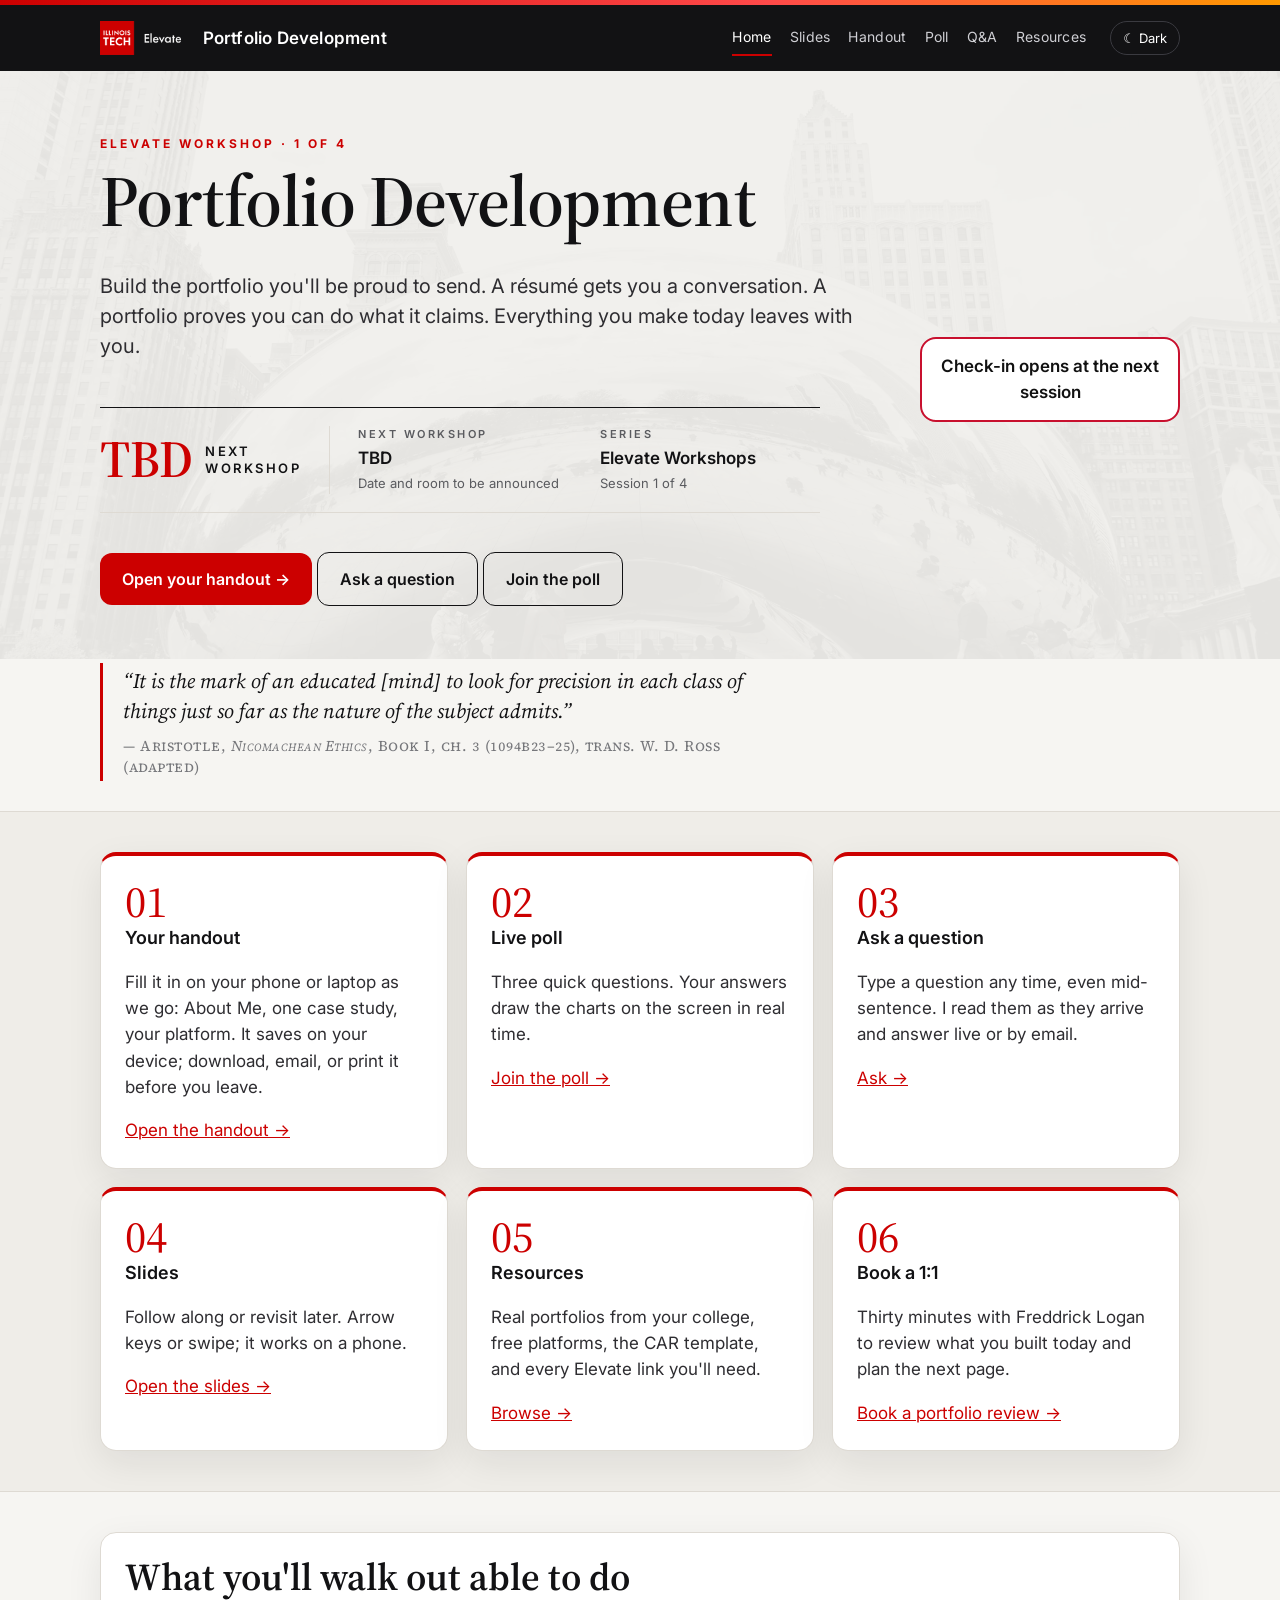
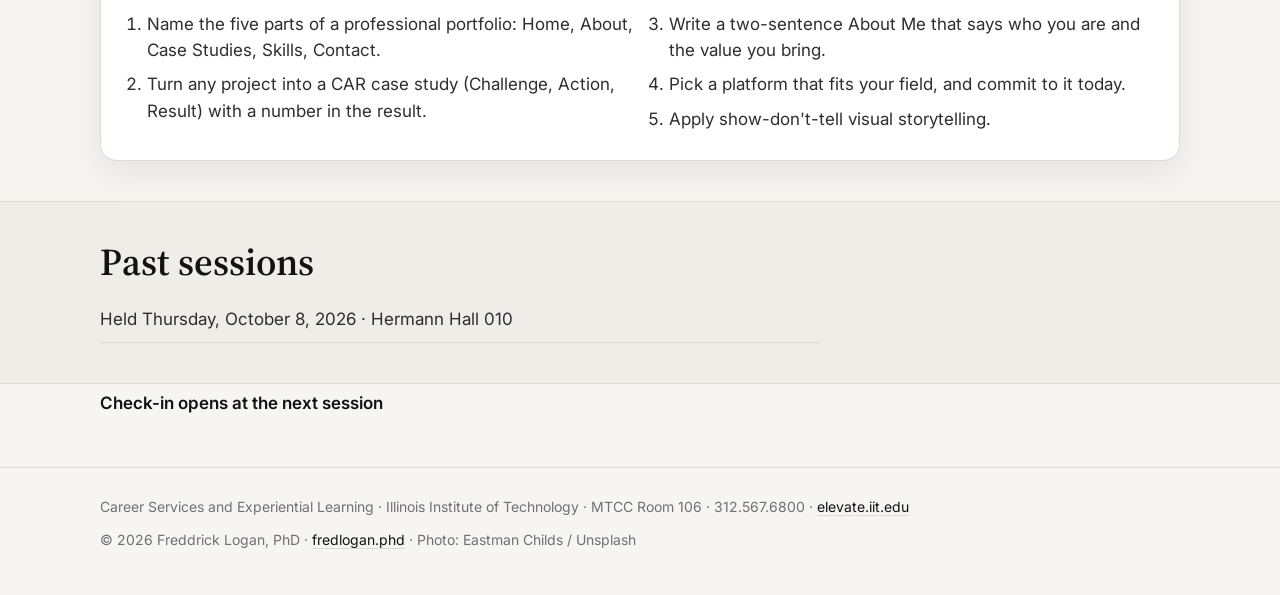
<file: index.html>
<!doctype html>
<html lang="en">
<head>
<meta charset="utf-8">
<meta name="viewport" content="width=device-width,initial-scale=1">
<title>Portfolio Development · Elevate Workshop</title>
<meta name="description" content="Elevate Portfolio Development Workshop: interactive slides, student handout, and facilitator guide. Illinois Tech Career Services and Experiential Learning.">
<link rel="preconnect" href="https://fonts.googleapis.com">
<link href="https://fonts.googleapis.com/css2?family=Inter:wght@400;500;600;700&family=Source+Serif+4:opsz,wght@8..60,400;8..60,600;8..60,700&display=swap" rel="stylesheet">
<link rel="stylesheet" href="assets/site.css">
</head>
<body>
<div class="redbar"></div>
<header class="topbar"><div class="wrap">
  <a class="brand" href="index.html"><img src="assets/elevate-logo-dark.png" alt="Illinois Tech Elevate"> Portfolio Development</a>
  <nav><a class="active" href="index.html">Home</a><a href="slides.html">Slides</a><a href="handout.html">Handout</a><a href="poll.html">Poll</a><a href="qa.html">Q&amp;A</a><a href="resources.html">Resources</a></nav>
</div></header>

<section class="hero"><div class="hero-bg" aria-hidden="true"></div><div class="wrap">
  <div class="eyebrow reveal">Elevate Workshop · 1 of 4</div>
  <h1 class="reveal">Portfolio Development</h1>
  <aside class="hero-checkin reveal" data-checkin="hero">
    <div class="qrcard"><img src="assets/checkin-qr.png" alt="312 check-in QR code"><span class="lbl">Check in on 312</span><span class="sub">Scan with the Illinois Tech 312 app, or open <a id="checkinA" href="#"><span id="checkinShort"></span></a></span><span class="sub">Check-in records your Elevate workshop credit</span></div>
  </aside>
  <p class="lead reveal">Build the portfolio you'll be proud to send. A résumé gets you a conversation. A portfolio proves you can do what it claims. Everything you make today leaves with you.</p>
  <div class="event reveal">
    <div class="event-date"><span class="d" data-session="day"></span><span class="m"><span data-session="month"></span><br><span data-session="year"></span></span></div>
    <div class="event-rows">
      <div><span class="k" data-session="weekday"></span><b data-session="time"></b><small data-session="doors"></small></div>
      <div data-when="upcoming"><span class="k">Where</span><b data-session="where"></b><small>Illinois Tech, Mies Campus</small></div>
      <div><span class="k">Series</span><b>Elevate Workshops</b><small>Session 1 of 4</small></div>
    </div>
  </div>
  <p>
    <a class="btn" href="handout.html">Open your handout →</a>
    <a class="btn ghost" href="qa.html">Ask a question</a>
    <a class="btn ghost" href="poll.html">Join the poll</a>
  </p>
</div></section>

<section class="epigraph"><div class="wrap">
  <figure>
    <blockquote>“It is the mark of an educated [mind] to look for precision in each class of things just so far as the nature of the subject admits.”</blockquote>
    <figcaption>— Aristotle, <cite>Nicomachean Ethics</cite>, Book I, ch. 3 (1094b23–25), trans. W. D. Ross (adapted)</figcaption>
  </figure>
</div></section>

<section class="section alt"><div class="wrap grid c3">
  <div class="card accent"><div class="num">01</div><h3>Your handout</h3><p>Fill it in on your phone or laptop as we go: About Me, one case study, your platform. It saves on your device; download, email, or print it before you leave.</p><a href="handout.html">Open the handout →</a></div>
  <div class="card accent"><div class="num">02</div><h3>Live poll</h3><p>Three quick questions. Your answers draw the charts on the screen in real time.</p><a href="poll.html">Join the poll →</a></div>
  <div class="card accent"><div class="num">03</div><h3>Ask a question</h3><p>Type a question any time, even mid-sentence. I read them as they arrive and answer live or by email.</p><a href="qa.html">Ask →</a></div>
  <div class="card accent"><div class="num">04</div><h3>Slides</h3><p>Follow along or revisit later. Arrow keys or swipe; it works on a phone.</p><a href="slides.html">Open the slides →</a></div>
  <div class="card accent"><div class="num">05</div><h3>Resources</h3><p>Real portfolios from your college, free platforms, the CAR template, and every Elevate link you'll need.</p><a href="resources.html">Browse →</a></div>
  <div class="card accent"><div class="num">06</div><h3>Book a 1:1</h3><p>Thirty minutes with Freddrick Logan to review what you built today and plan the next page.</p><a id="bookCard" href="#">Book a portfolio review →</a></div>
</div></section>

<section class="section"><div class="wrap">
  <div class="card goals">
    <h2>What you'll walk out able to do</h2>
    <ol>
      <li>Name the five parts of a professional portfolio: Home, About, Case Studies, Skills, Contact.</li>
      <li>Turn any project into a CAR case study (Challenge, Action, Result) with a number in the result.</li>
      <li>Write a two-sentence About Me that says who you are and the value you bring.</li>
      <li>Pick a platform that fits your field, and commit to it today.</li>
      <li>Apply show-don't-tell visual storytelling.</li>
    </ol>
  </div>
</div></section>

<section class="section alt" data-past hidden><div class="wrap">
  <h2>Past sessions</h2>
  <ul class="past-list" data-past-list></ul>
</div></section>

<section class="checkin-foot"><div class="wrap"><div class="foot-checkin" data-checkin="foot"><div class="qrcard" style="--qr:140px"><img src="assets/checkin-qr.png" alt="312 check-in QR code"><span class="lbl">Check in on 312</span></div><p>Scan to check in for Elevate credit.</p></div></div></section>

<footer class="footer"><div class="wrap">
  <div>Career Services and Experiential Learning · Illinois Institute of Technology · MTCC Room 106 · 312.567.6800 · <a href="https://elevate.iit.edu">elevate.iit.edu</a></div>
  <div>© <span data-year></span> Freddrick Logan, PhD · <a href="https://fredlogan.phd">fredlogan.phd</a> · <span class="photo">Photo: Eastman Childs / Unsplash</span></div>
</div></footer>
<script src="assets/config.js"></script>
<script src="assets/site.js"></script>
<script>document.addEventListener('DOMContentLoaded',()=>{const C=window.PW_CONFIG||{};const b=document.getElementById('bookCard');if(b)b.href=C.bookingUrl||'#';const a=document.getElementById('checkinA');if(a)a.href=C.checkinUrl||'#';const s=document.getElementById('checkinShort');if(s)s.textContent=(C.checkinUrl||'').replace('https://','');});</script>
</body>
</html>
</file>
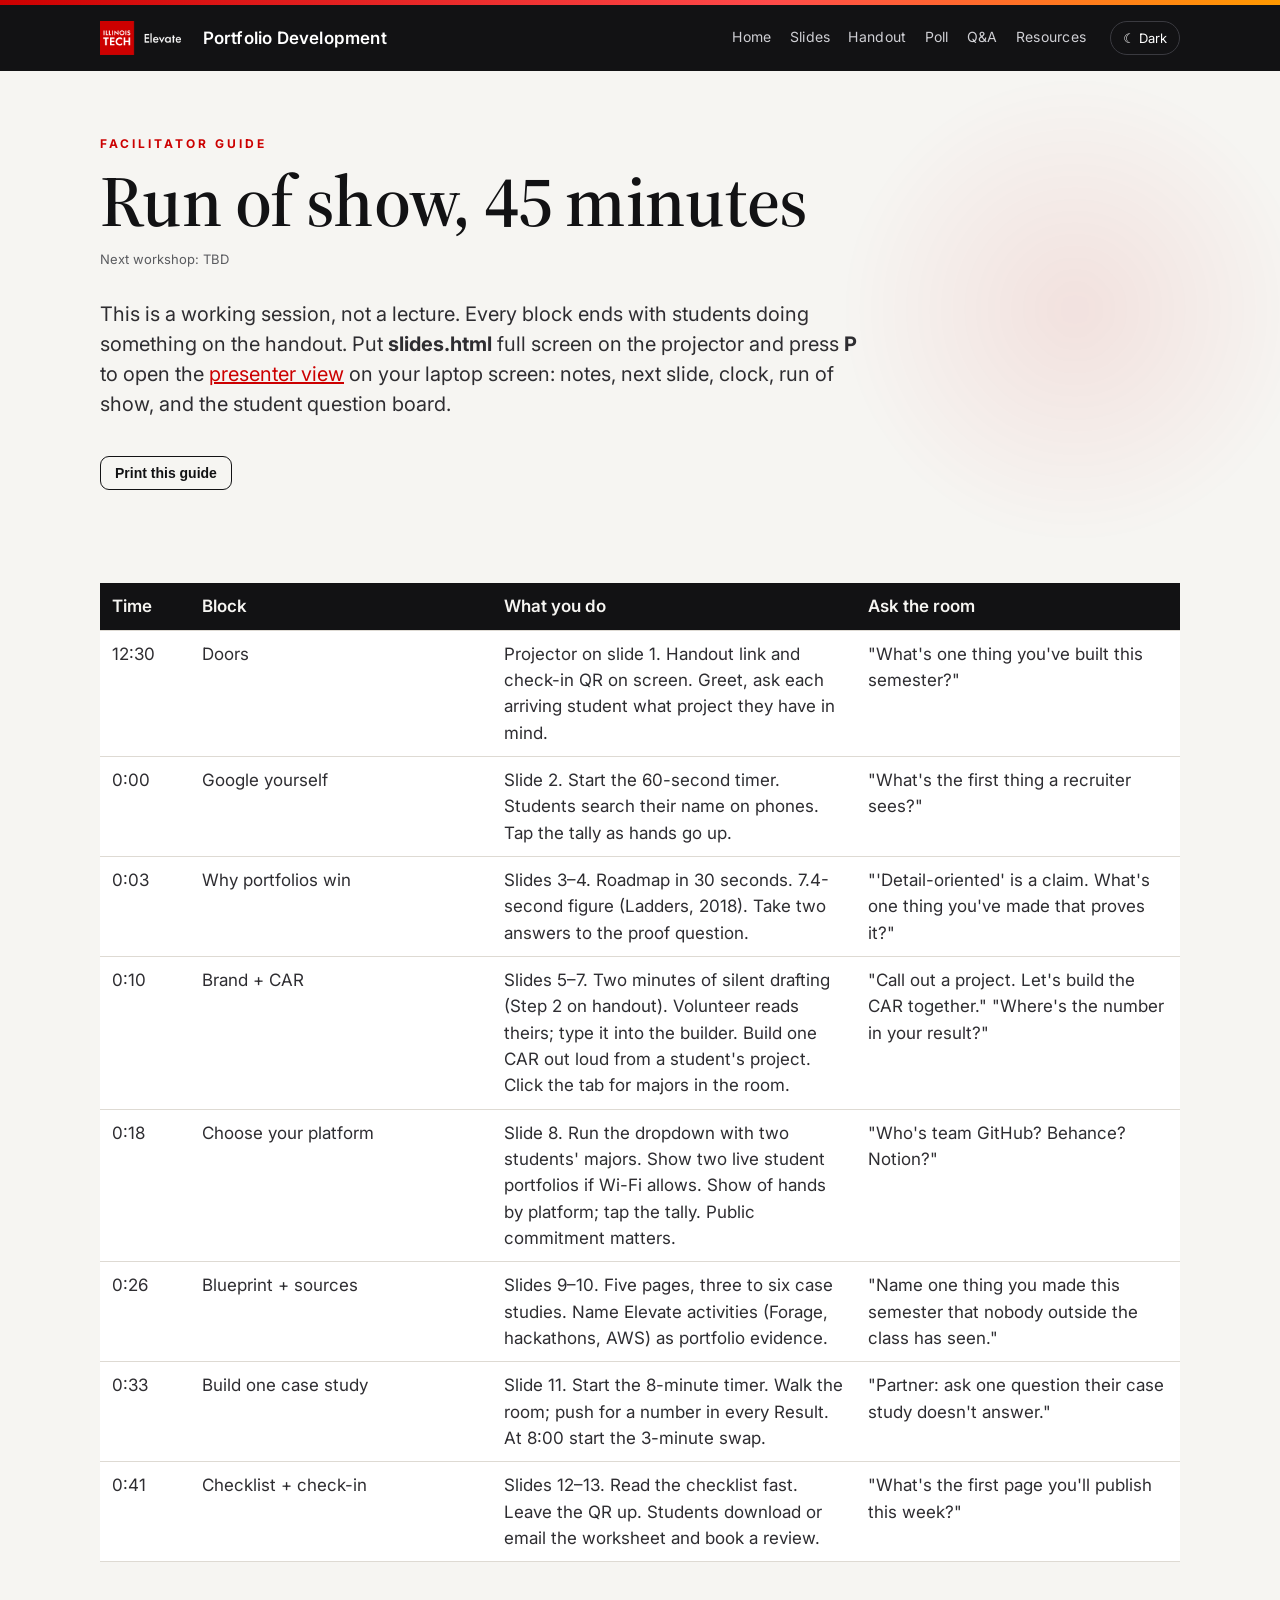
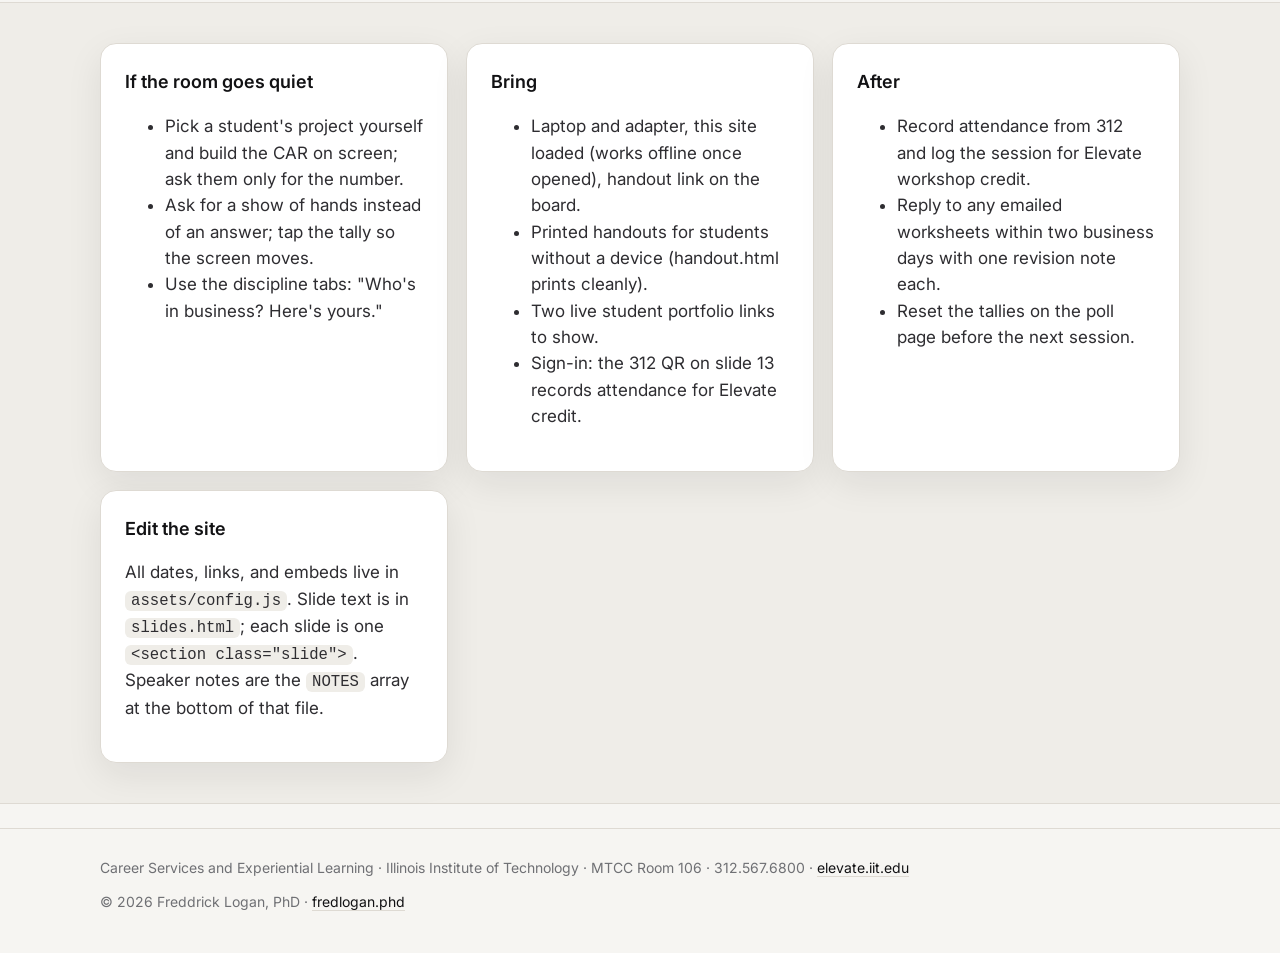
<file: facilitator.html>
<!doctype html>
<html lang="en">
<head>
<meta charset="utf-8">
<meta name="viewport" content="width=device-width,initial-scale=1">
<title>Facilitator Guide · Portfolio Development</title>
<link rel="preconnect" href="https://fonts.googleapis.com">
<link href="https://fonts.googleapis.com/css2?family=Inter:wght@400;500;600;700&family=Source+Serif+4:opsz,wght@8..60,400;8..60,600;8..60,700&display=swap" rel="stylesheet">
<link rel="stylesheet" href="assets/site.css">
</head>
<body>
<div class="redbar"></div>
<header class="topbar"><div class="wrap">
  <a class="brand" href="index.html"><img src="assets/elevate-logo-dark.png" alt="Illinois Tech Elevate"> Portfolio Development</a>
  <nav><a href="index.html">Home</a><a href="slides.html">Slides</a><a href="handout.html">Handout</a><a href="poll.html">Poll</a><a href="qa.html">Q&amp;A</a><a href="resources.html">Resources</a></nav>
</div></header>

<section class="hero"><div class="wrap">
  <div class="eyebrow">Facilitator guide</div>
  <h1>Run of show, 45 minutes</h1>
  <p class="hint" style="margin:-2px 0 10px" data-session="long"></p>
  <p class="lead">This is a working session, not a lecture. Every block ends with students doing something on the handout. Put <b>slides.html</b> full screen on the projector and press <b>P</b> to open the <a href="presenter.html">presenter view</a> on your laptop screen: notes, next slide, clock, run of show, and the student question board.</p>
  <p class="noprint"><button class="btn ghost small" onclick="window.print()">Print this guide</button></p>
</div></section>

<section class="section"><div class="wrap">
<table>
<tr><th style="width:90px">Time</th><th style="width:28%">Block</th><th>What you do</th><th style="width:30%">Ask the room</th></tr>
<tr><td>12:30</td><td>Doors</td><td>Projector on slide 1. Handout link and check-in QR on screen. Greet, ask each arriving student what project they have in mind.</td><td>"What's one thing you've built this semester?"</td></tr>
<tr><td>0:00</td><td>Google yourself</td><td>Slide 2. Start the 60-second timer. Students search their name on phones. Tap the tally as hands go up.</td><td>"What's the first thing a recruiter sees?"</td></tr>
<tr><td>0:03</td><td>Why portfolios win</td><td>Slides 3–4. Roadmap in 30 seconds. 7.4-second figure (Ladders, 2018). Take two answers to the proof question.</td><td>"'Detail-oriented' is a claim. What's one thing you've made that proves it?"</td></tr>
<tr><td>0:10</td><td>Brand + CAR</td><td>Slides 5–7. Two minutes of silent drafting (Step 2 on handout). Volunteer reads theirs; type it into the builder. Build one CAR out loud from a student's project. Click the tab for majors in the room.</td><td>"Call out a project. Let's build the CAR together." "Where's the number in your result?"</td></tr>
<tr><td>0:18</td><td>Choose your platform</td><td>Slide 8. Run the dropdown with two students' majors. Show two live student portfolios if Wi-Fi allows. Show of hands by platform; tap the tally. Public commitment matters.</td><td>"Who's team GitHub? Behance? Notion?"</td></tr>
<tr><td>0:26</td><td>Blueprint + sources</td><td>Slides 9–10. Five pages, three to six case studies. Name Elevate activities (Forage, hackathons, AWS) as portfolio evidence.</td><td>"Name one thing you made this semester that nobody outside the class has seen."</td></tr>
<tr><td>0:33</td><td>Build one case study</td><td>Slide 11. Start the 8-minute timer. Walk the room; push for a number in every Result. At 8:00 start the 3-minute swap.</td><td>"Partner: ask one question their case study doesn't answer."</td></tr>
<tr><td>0:41</td><td>Checklist + check-in</td><td>Slides 12–13. Read the checklist fast. Leave the QR up. Students download or email the worksheet and book a review.</td><td>"What's the first page you'll publish this week?"</td></tr>
</table>
</div></section>

<section class="section alt"><div class="wrap grid c2">
  <div class="card"><h3>If the room goes quiet</h3>
    <ul>
      <li>Pick a student's project yourself and build the CAR on screen; ask them only for the number.</li>
      <li>Ask for a show of hands instead of an answer; tap the tally so the screen moves.</li>
      <li>Use the discipline tabs: "Who's in business? Here's yours."</li>
    </ul>
  </div>
  <div class="card"><h3>Bring</h3>
    <ul>
      <li>Laptop and adapter, this site loaded (works offline once opened), handout link on the board.</li>
      <li>Printed handouts for students without a device (handout.html prints cleanly).</li>
      <li>Two live student portfolio links to show.</li>
      <li>Sign-in: the 312 QR on slide 13 records attendance for Elevate credit.</li>
    </ul>
  </div>
  <div class="card"><h3>After</h3>
    <ul>
      <li>Record attendance from 312 and log the session for Elevate workshop credit.</li>
      <li>Reply to any emailed worksheets within two business days with one revision note each.</li>
      <li>Reset the tallies on the poll page before the next session.</li>
    </ul>
  </div>
  <div class="card"><h3>Edit the site</h3>
    <p>All dates, links, and embeds live in <code>assets/config.js</code>. Slide text is in <code>slides.html</code>; each slide is one <code>&lt;section class="slide"&gt;</code>. Speaker notes are the <code>NOTES</code> array at the bottom of that file.</p>
  </div>
</div></section>

<footer class="footer"><div class="wrap">
  <div>Career Services and Experiential Learning · Illinois Institute of Technology · MTCC Room 106 · 312.567.6800 · <a href="https://elevate.iit.edu">elevate.iit.edu</a></div>
  <div>© <span data-year></span> Freddrick Logan, PhD · <a href="https://fredlogan.phd">fredlogan.phd</a></div>
</div></footer>
<script src="assets/config.js"></script>
<script src="assets/site.js"></script>
</body>
</html>
</file>
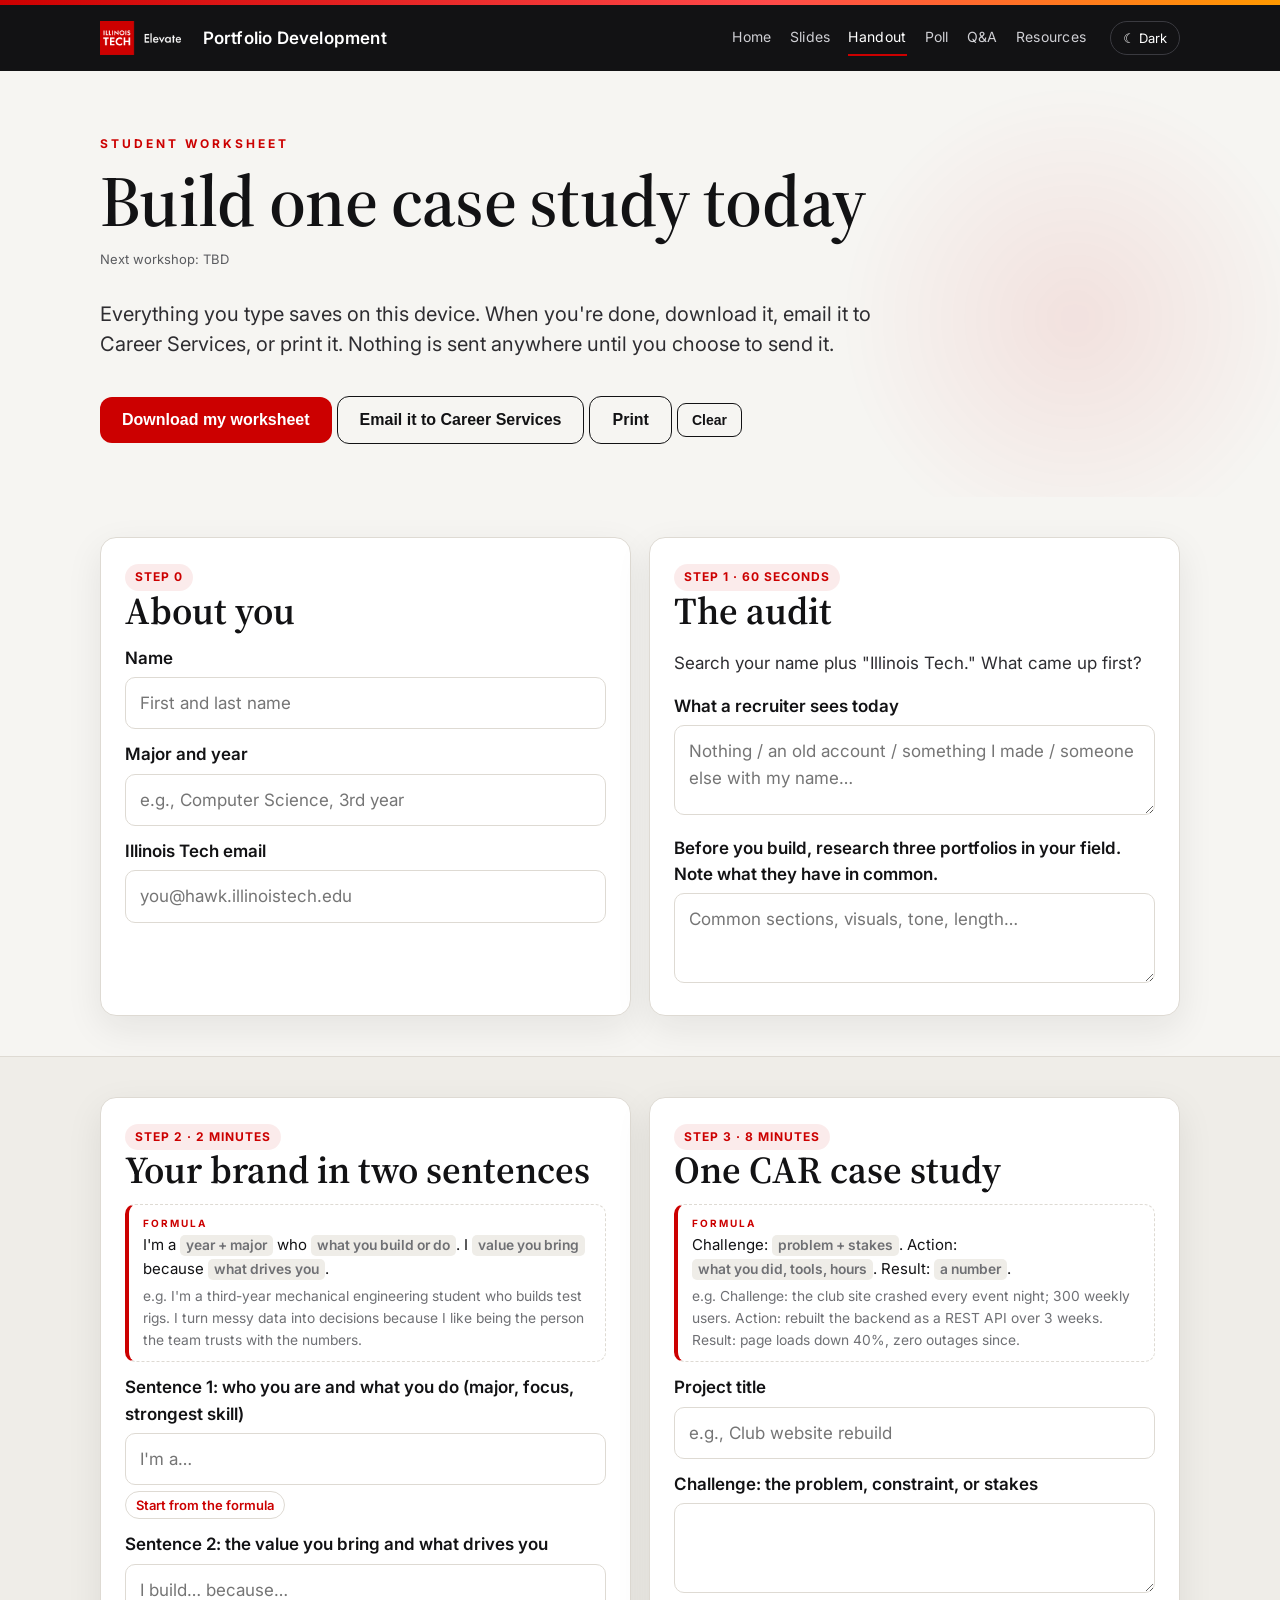
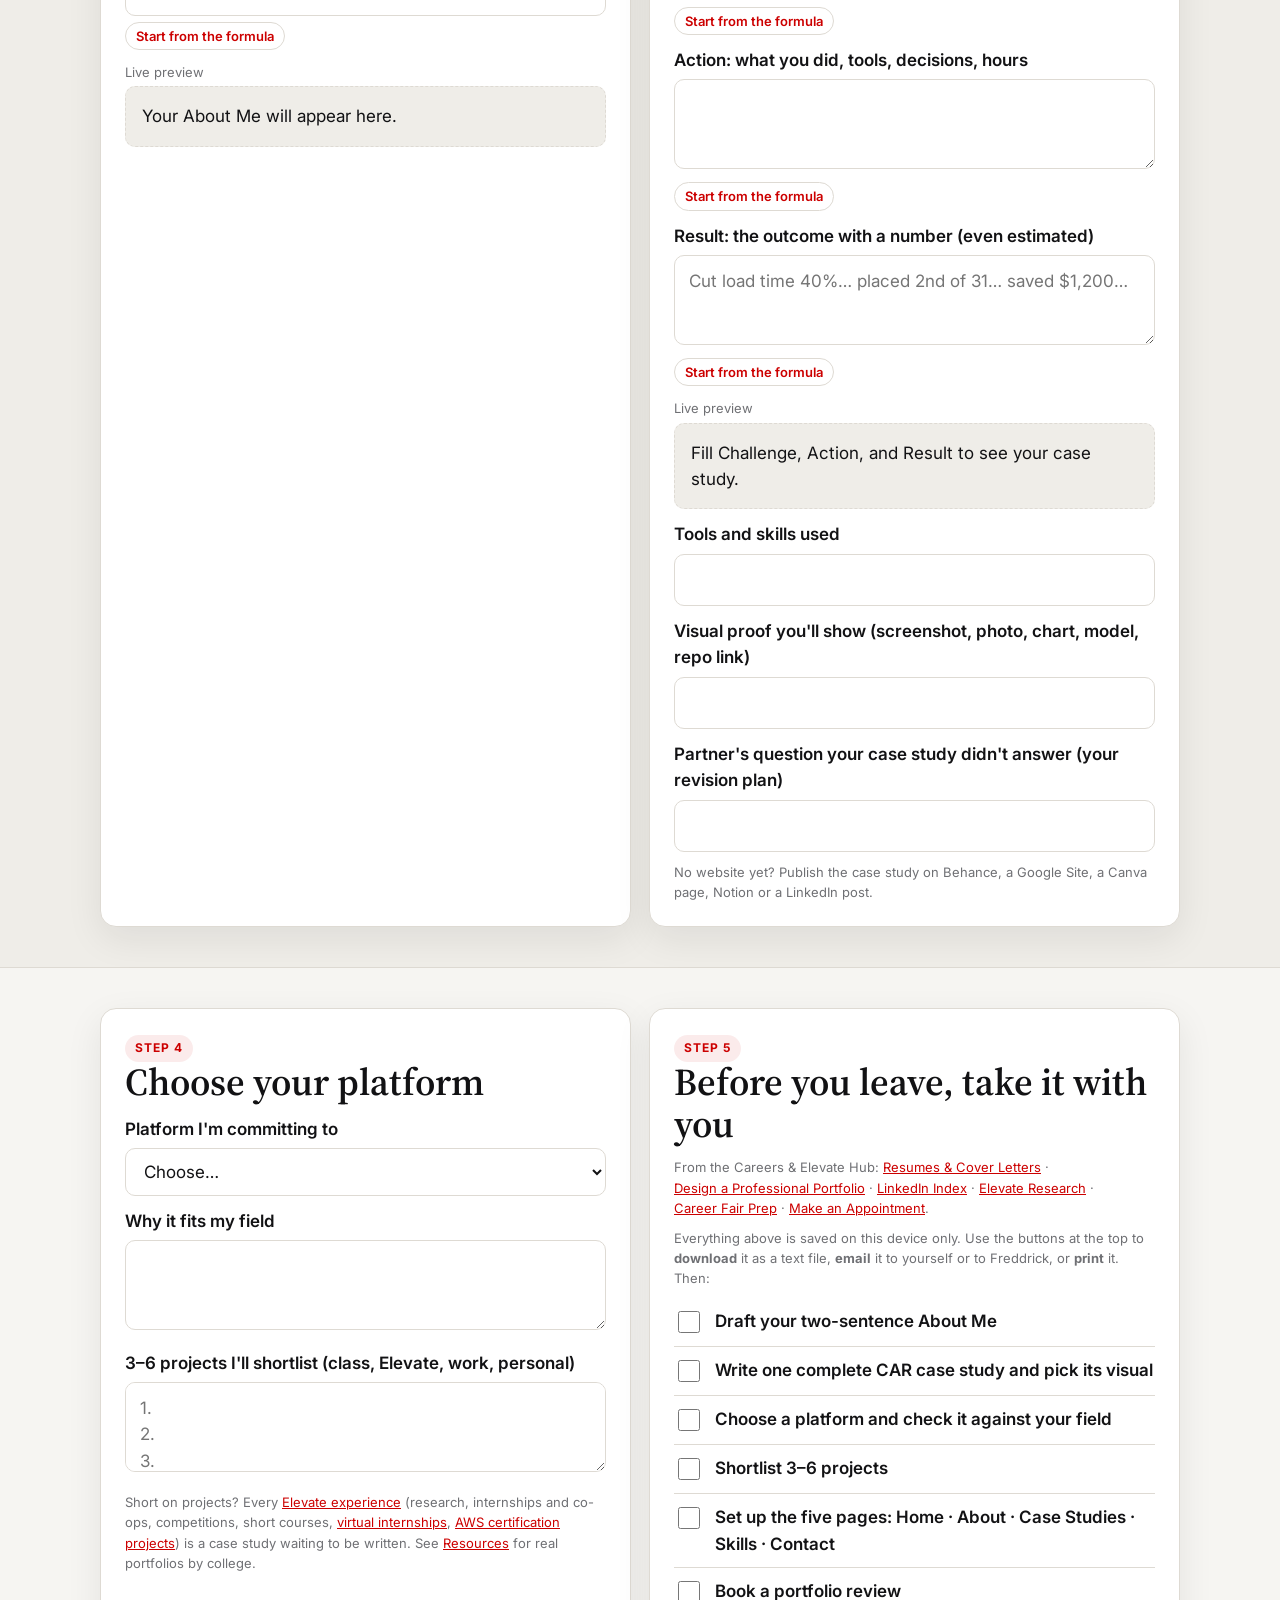
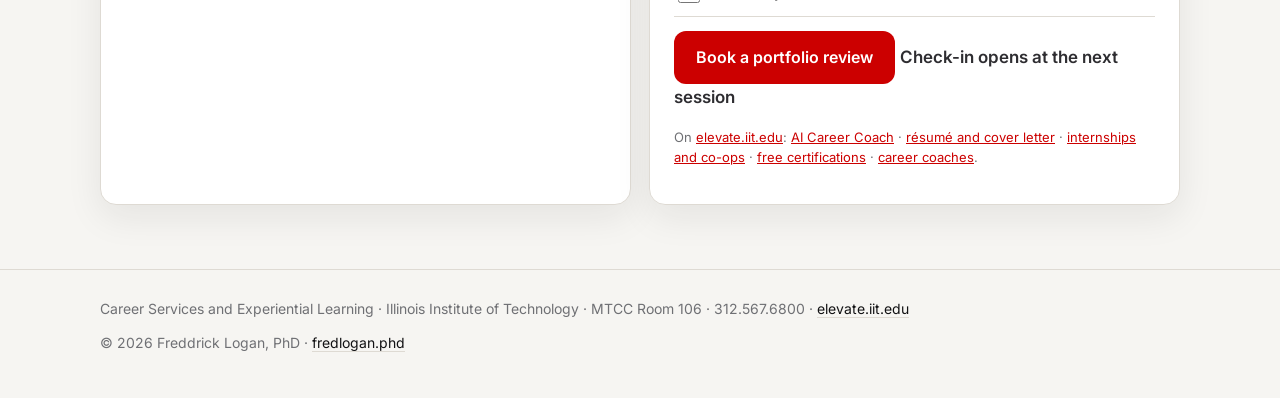
<file: handout.html>
<!doctype html>
<html lang="en">
<head>
<meta charset="utf-8">
<meta name="viewport" content="width=device-width,initial-scale=1">
<title>Student Handout · Portfolio Development</title>
<link rel="preconnect" href="https://fonts.googleapis.com">
<link href="https://fonts.googleapis.com/css2?family=Inter:wght@400;500;600;700&family=Source+Serif+4:opsz,wght@8..60,400;8..60,600;8..60,700&display=swap" rel="stylesheet">
<link rel="stylesheet" href="assets/site.css">
</head>
<body>
<div class="redbar"></div>
<header class="topbar"><div class="wrap">
  <a class="brand" href="index.html"><img src="assets/elevate-logo-dark.png" alt="Illinois Tech Elevate"> Portfolio Development</a>
  <nav><a href="index.html">Home</a><a href="slides.html">Slides</a><a class="active" href="handout.html">Handout</a><a href="poll.html">Poll</a><a href="qa.html">Q&amp;A</a><a href="resources.html">Resources</a></nav>
</div></header>

<section class="hero"><div class="wrap">
  <div class="eyebrow">Student worksheet</div>
  <h1>Build one case study today</h1>
  <p class="hint" style="margin:-2px 0 10px" data-session="long"></p>
  <p class="lead">Everything you type saves on this device. When you're done, download it, email it to Career Services, or print it. Nothing is sent anywhere until you choose to send it.</p>
  <p class="noprint"><button class="btn" onclick="exportText()">Download my worksheet</button> <button class="btn ghost" onclick="emailIt()">Email it to Career Services</button> <button class="btn ghost" onclick="window.print()">Print</button> <button class="btn ghost small" onclick="clearAll()">Clear</button></p>
</div></section>

<div id="embedForm" class="wrap" style="display:none"></div>

<section class="section"><div class="wrap grid c2">
  <div class="card">
    <span class="pill">Step 0</span><h2>About you</h2>
    <label>Name</label><input type="text" data-store="h_name" placeholder="First and last name">
    <label>Major and year</label><input type="text" data-store="h_major" placeholder="e.g., Computer Science, 3rd year">
    <label>Illinois Tech email</label><input type="text" data-store="h_email" placeholder="you@hawk.illinoistech.edu">
  </div>
  <div class="card">
    <span class="pill">Step 1 · 60 seconds</span><h2>The audit</h2>
    <p>Search your name plus "Illinois Tech." What came up first?</p>
    <label>What a recruiter sees today</label><textarea data-store="h_audit" placeholder="Nothing / an old account / something I made / someone else with my name…"></textarea>
    <label>Before you build, research three portfolios in your field. Note what they have in common.</label><textarea data-store="h_research" placeholder="Common sections, visuals, tone, length…"></textarea>
  </div>
</div></section>

<section class="section alt"><div class="wrap grid c2">
  <div class="card">
    <span class="pill">Step 2 · 2 minutes</span><h2>Your brand in two sentences</h2>
    <div class="formula"><span class="fx">Formula</span>I'm a <span class="b">year + major</span> who <span class="b">what you build or do</span>. I <span class="b">value you bring</span> because <span class="b">what drives you</span>.<span class="eg">e.g. I'm a third-year mechanical engineering student who builds test rigs. I turn messy data into decisions because I like being the person the team trusts with the numbers.</span></div>
    <label>Sentence 1: who you are and what you do (major, focus, strongest skill)</label><input type="text" data-store="about1" placeholder="I'm a…">
    <button class="fill" data-target="about1" data-text="I'm a [year + major] who [what you build or do].">Start from the formula</button>
    <label>Sentence 2: the value you bring and what drives you</label><input type="text" data-store="about2" placeholder="I build… because…">
    <button class="fill" data-target="about2" data-text="I [value you bring] because [what drives you].">Start from the formula</button>
    <p class="hint" style="margin:12px 0 4px">Live preview <span class="wc" id="wcAbout"></span></p>
    <div class="preview" id="aboutPreview">Your About Me will appear here.</div>
  </div>
  <div class="card">
    <span class="pill">Step 3 · 8 minutes</span><h2>One CAR case study</h2>
    <div class="formula"><span class="fx">Formula</span>Challenge: <span class="b">problem + stakes</span>. Action: <span class="b">what you did, tools, hours</span>. Result: <span class="b">a number</span>.<span class="eg">e.g. Challenge: the club site crashed every event night; 300 weekly users. Action: rebuilt the backend as a REST API over 3 weeks. Result: page loads down 40%, zero outages since.</span></div>
    <label>Project title</label><input type="text" data-store="car_title" placeholder="e.g., Club website rebuild">
    <label>Challenge: the problem, constraint, or stakes</label><textarea data-store="car_c"></textarea>
    <button class="fill" data-target="car_c" data-text="[The problem] for [who it affected]; the stakes were [what would happen if it stayed broken].">Start from the formula</button>
    <label>Action: what you did, tools, decisions, hours</label><textarea data-store="car_a"></textarea>
    <button class="fill" data-target="car_a" data-text="I [what you did] using [tools] over [hours or weeks]; the key decision was [decision].">Start from the formula</button>
    <label>Result: the outcome with a number (even estimated)</label><textarea data-store="car_r" placeholder="Cut load time 40%… placed 2nd of 31… saved $1,200…"></textarea>
    <button class="fill" data-target="car_r" data-text="[Metric] went from [before] to [after]; [a second number or who adopted it].">Start from the formula</button>
    <p class="hint" style="margin:12px 0 4px">Live preview <span class="wc" id="wcCar"></span></p>
    <div class="preview" id="carPreview">Fill Challenge, Action, and Result to see your case study.</div>
    <label>Tools and skills used</label><input type="text" data-store="car_tools">
    <label>Visual proof you'll show (screenshot, photo, chart, model, repo link)</label><input type="text" data-store="car_visual">
    <label>Partner's question your case study didn't answer (your revision plan)</label><input type="text" data-store="car_q">
    <p class="hint" style="margin:10px 0 0">No website yet? Publish the case study on Behance, a Google Site, a Canva page, Notion or a LinkedIn post.</p>
  </div>
</div></section>

<section class="section"><div class="wrap grid c2">
  <div class="card">
    <span class="pill">Step 4</span><h2>Choose your platform</h2>
    <label>Platform I'm committing to</label>
    <select data-store="h_platform"><option value="">Choose…</option><option>GitHub Pages</option><option>Behance</option><option>Notion</option><option>WordPress</option><option>Wix or Squarespace</option><option>Canva site</option><option>Other</option></select>
    <label>Why it fits my field</label><textarea data-store="h_why"></textarea>
    <label>3–6 projects I'll shortlist (class, Elevate, work, personal)</label><textarea data-store="h_projects" placeholder="1.&#10;2.&#10;3."></textarea>
    <p class="hint">Short on projects? Every <a href="https://elevate.iit.edu/channels/elevate/">Elevate experience</a> (research, internships and co-ops, competitions, short courses, <a href="https://www.iit.edu/elevate/virtual-internships">virtual internships</a>, <a href="https://elevate.iit.edu/channels/aws-cloud-certifications/">AWS certification projects</a>) is a case study waiting to be written. See <a href="resources.html">Resources</a> for real portfolios by college.</p>
  </div>
  <div class="card">
    <span class="pill">Step 5</span><h2>Before you leave, take it with you</h2>
<p class="hint hub" style="margin:0 0 10px">From the Careers &amp; Elevate Hub: <a href="https://elevate.iit.edu/407235-2/" target="_blank" rel="noopener noreferrer">Resumes &amp; Cover Letters</a> · <a href="https://elevate.iit.edu/407232-2/" target="_blank" rel="noopener noreferrer">Design a Professional Portfolio</a> · <a href="https://elevate.iit.edu/resources/career_index/" target="_blank" rel="noopener noreferrer">LinkedIn Index</a> · <a href="https://elevate.iit.edu/experiences/category/elevate-research/" target="_blank" rel="noopener noreferrer">Elevate Research</a> · <a href="https://elevate.iit.edu/407230-2/" target="_blank" rel="noopener noreferrer">Career Fair Prep</a> · <a href="https://iit.joinhandshake.com/stu/appointments/new" target="_blank" rel="noopener noreferrer">Make an Appointment</a>.</p>    <p class="hint" style="margin:0 0 10px">Everything above is saved on this device only. Use the buttons at the top to <b>download</b> it as a text file, <b>email</b> it to yourself or to Freddrick, or <b>print</b> it. Then:</p>
    <div class="check"><input type="checkbox" data-store="c1" id="k1"><label for="k1">Draft your two-sentence About Me</label></div>
    <div class="check"><input type="checkbox" data-store="c2" id="k2"><label for="k2">Write one complete CAR case study and pick its visual</label></div>
    <div class="check"><input type="checkbox" data-store="c3" id="k3"><label for="k3">Choose a platform and check it against your field</label></div>
    <div class="check"><input type="checkbox" data-store="c4" id="k4"><label for="k4">Shortlist 3–6 projects</label></div>
    <div class="check"><input type="checkbox" data-store="c5" id="k5"><label for="k5">Set up the five pages: Home · About · Case Studies · Skills · Contact</label></div>
    <div class="check"><input type="checkbox" data-store="c6" id="k6"><label for="k6">Book a portfolio review</label></div>
    <p style="margin-top:14px"><a class="btn" id="bookBtn" href="#">Book a portfolio review</a> <span data-checkin="btn"><a class="btn ghost" id="checkinBtn" href="#">Check in on 312</a></span></p>
    <p class="hint">On <a href="https://elevate.iit.edu/">elevate.iit.edu</a>: <a href="https://elevate.iit.edu/blog/2026/08/18/394225/">AI Career Coach</a> · <a href="https://elevate.iit.edu/407235-2/">résumé and cover letter</a> · <a href="https://elevate.iit.edu/channels/find-an-internship-co-op/">internships and co-ops</a> · <a href="https://elevate.iit.edu/channels/free-industry-certifications/">free certifications</a> · <a href="https://elevate.iit.edu/career-coaches/">career coaches</a>.</p>
  </div>
</div></section>

<footer class="footer"><div class="wrap">
  <div>Career Services and Experiential Learning · Illinois Institute of Technology · MTCC Room 106 · 312.567.6800 · <a href="https://elevate.iit.edu">elevate.iit.edu</a></div>
  <div>© <span data-year></span> Freddrick Logan, PhD · <a href="https://fredlogan.phd">fredlogan.phd</a></div>
</div></footer>
<script src="assets/config.js"></script>
<script src="assets/site.js"></script>
<script>
const C = window.PW_CONFIG;
function sheet(){
  const g=k=>PW.get(k,'');
  return `ELEVATE PORTFOLIO DEVELOPMENT WORKSHOP · ${C.eventDate}
Name: ${g('h_name')}   Major/Year: ${g('h_major')}   Email: ${g('h_email')}

AUDIT: ${g('h_audit')}
RESEARCH NOTES: ${g('h_research')}

ABOUT ME:
${g('about1')} ${g('about2')}

CASE STUDY: ${g('car_title')}
Challenge: ${g('car_c')}
Action: ${g('car_a')}
Result: ${g('car_r')}
Tools: ${g('car_tools')}
Visual proof: ${g('car_visual')}
Revision question: ${g('car_q')}

PLATFORM: ${g('h_platform')} — ${g('h_why')}
PROJECT SHORTLIST:
${g('h_projects')}

CHECKLIST: ${['c1','c2','c3','c4','c5','c6'].map((k,i)=>(PW.get(k,false)?'[x]':'[ ]')+' '+(i+1)).join('  ')}`;
}
function exportText(){ PW.download('Elevate-Portfolio-Worksheet.txt', sheet()); }
function emailIt(){ location.href='mailto:'+C.staffEmail+'?subject='+encodeURIComponent('Portfolio Workshop worksheet: '+PW.get('h_name',''))+'&body='+encodeURIComponent(sheet()); }
function clearAll(){ if(confirm('Clear everything you typed on this device?')){ localStorage.removeItem('elevate-portfolio-workshop'); location.reload(); } }
function wcount(el,t,max,empty){ if(!el) return; if(!t){ el.textContent=''; el.className='wc'; return; } const n=t.split(/\s+/).filter(Boolean).length; el.textContent='· '+n+' words'+(n>max?' (trim to under '+max+')':''); el.className='wc '+(n>max?'over':'ok'); }
function aboutPrev(){ const a=PW.get('about1','').trim(),b=PW.get('about2','').trim(); const t=(a||b)?(a+' '+b).trim():''; document.getElementById('aboutPreview').textContent=t||'Your About Me will appear here.'; wcount(document.getElementById('wcAbout'),t,50); }
function carPrev(){ const g=k=>PW.get(k,'').trim(); const el=document.getElementById('carPreview'); if(!el) return; const parts=[['Challenge',g('car_c')],['Action',g('car_a')],['Result',g('car_r')]].filter(p=>p[1]);
  if(!parts.length){ el.textContent='Fill Challenge, Action, and Result to see your case study.'; wcount(document.getElementById('wcCar'),'',120); return; }
  const t=(g('car_title')?g('car_title')+'\n\n':'')+parts.map(p=>p[0]+': '+p[1]).join('\n'); el.textContent=t; wcount(document.getElementById('wcCar'),parts.map(p=>p[1]).join(' '),120); }
document.addEventListener('DOMContentLoaded',()=>{
  document.getElementById('bookBtn').href=C.bookingUrl; document.getElementById('checkinBtn').href=C.checkinUrl;
  document.querySelectorAll('[data-store^="about"]').forEach(el=>el.addEventListener('input',aboutPrev)); aboutPrev();
  document.querySelectorAll('[data-store^="car_"]').forEach(el=>el.addEventListener('input',carPrev)); carPrev();
  document.querySelectorAll('.fill[data-target]').forEach(b=>b.addEventListener('click',()=>{ const el=document.querySelector('[data-store="'+b.dataset.target+'"]'); if(!el) return;
    if(el.value.trim() && !confirm('Replace what you typed with the formula?')) return; el.value=b.dataset.text; el.dispatchEvent(new Event('input',{bubbles:true})); el.focus(); const i=el.value.indexOf('['); if(i>-1){ el.setSelectionRange(i, el.value.indexOf(']',i)+1); } }));
  document.querySelectorAll('.check input').forEach(cb=>{ const f=()=>cb.closest('.check').classList.toggle('done',cb.checked); cb.addEventListener('change',f); f(); });
  if(C.formEmbedUrl){ const d=document.getElementById('embedForm'); d.style.display='block'; d.innerHTML='<div class="card"><h2>Submit your worksheet</h2><iframe src="'+C.formEmbedUrl+'" style="width:100%;height:900px;border:0" allowfullscreen></iframe></div>'; }
});
</script>
</body>
</html>
</file>
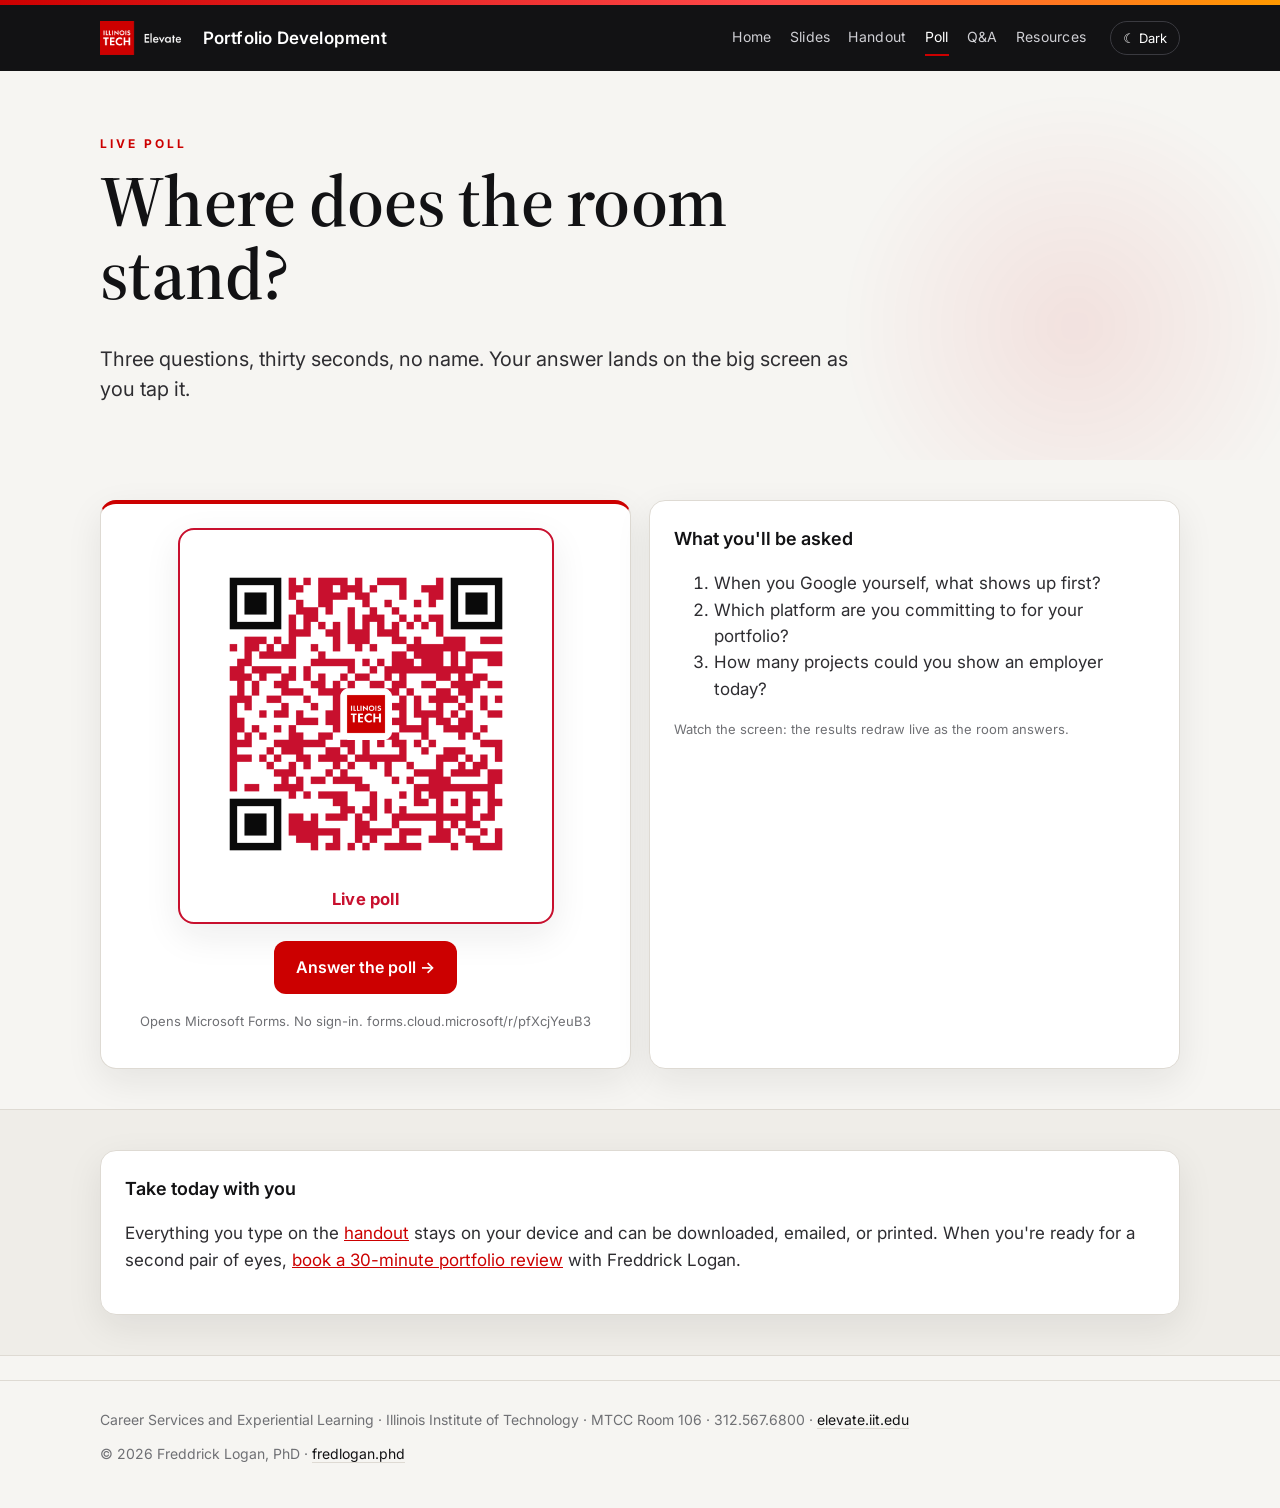
<file: poll.html>
<!doctype html>
<html lang="en">
<head>
<meta charset="utf-8">
<meta name="viewport" content="width=device-width,initial-scale=1">
<title>Live Poll · Portfolio Development</title>
<link rel="preconnect" href="https://fonts.googleapis.com">
<link href="https://fonts.googleapis.com/css2?family=Inter:wght@400;500;600;700&family=Source+Serif+4:opsz,wght@8..60,400;8..60,600;8..60,700&display=swap" rel="stylesheet">
<link rel="stylesheet" href="assets/site.css">
</head>
<body>
<div class="redbar"></div>
<header class="topbar"><div class="wrap">
  <a class="brand" href="index.html"><img src="assets/elevate-logo-dark.png" alt="Illinois Tech Elevate"> Portfolio Development</a>
  <nav><a href="index.html">Home</a><a href="slides.html">Slides</a><a href="handout.html">Handout</a><a class="active" href="poll.html">Poll</a><a href="qa.html">Q&amp;A</a><a href="resources.html">Resources</a></nav>
</div></header>

<section class="hero"><div class="wrap">
  <div class="eyebrow reveal">Live poll</div>
  <h1 class="reveal">Where does the room stand?</h1>
  <p class="lead reveal">Three questions, thirty seconds, no name. Your answer lands on the big screen as you tap it.</p>
</div></section>

<section class="section"><div class="wrap grid c2">
  <div class="card accent" style="text-align:center">
    <div class="qrcard" style="--qr:min(340px,70vw)"><img id="pollQr" src="assets/poll-qr.png" alt="QR code for the live poll"><span class="lbl">Live poll</span></div>
    <p><a class="btn" id="pollBtn" href="#" target="_blank" rel="noopener">Answer the poll →</a></p>
    <p class="hint">Opens Microsoft Forms. No sign-in. <span id="pollShort"></span></p>
  </div>
  <div class="card">
    <h3>What you'll be asked</h3>
    <ol>
      <li>When you Google yourself, what shows up first?</li>
      <li>Which platform are you committing to for your portfolio?</li>
      <li>How many projects could you show an employer today?</li>
    </ol>
    <p class="hint">Watch the screen: the results redraw live as the room answers.</p>
  </div>
</div></section>

<div id="embedPoll" class="wrap" style="display:none"></div>

<section class="section alt"><div class="wrap">
  <div class="card takeaway">
    <h3>Take today with you</h3>
    <p>Everything you type on the <a href="handout.html">handout</a> stays on your device and can be downloaded, emailed, or printed. When you're ready for a second pair of eyes, <a id="bookLink" href="#">book a 30-minute portfolio review</a> with Freddrick Logan.</p>
  </div>
</div></section>

<footer class="footer"><div class="wrap">
  <div>Career Services and Experiential Learning · Illinois Institute of Technology · MTCC Room 106 · 312.567.6800 · <a href="https://elevate.iit.edu">elevate.iit.edu</a></div>
  <div>© <span data-year></span> Freddrick Logan, PhD · <a href="https://fredlogan.phd">fredlogan.phd</a></div>
</div></footer>
<script src="assets/config.js"></script>
<script src="assets/site.js"></script>
<script>
document.addEventListener('DOMContentLoaded',()=>{
  const C=window.PW_CONFIG;
  document.getElementById('pollBtn').href=C.pollUrl; document.getElementById('pollShort').textContent=C.pollUrl.replace('https://','');
  document.getElementById('bookLink').href=C.bookingUrl;
  if(C.pollEmbedUrl){ const d=document.getElementById('embedPoll'); d.style.display='block'; d.innerHTML='<div class="card"><iframe src="'+C.pollEmbedUrl+'" style="width:100%;height:720px;border:0" allowfullscreen></iframe></div>'; }
});
</script>
</body>
</html>
</file>
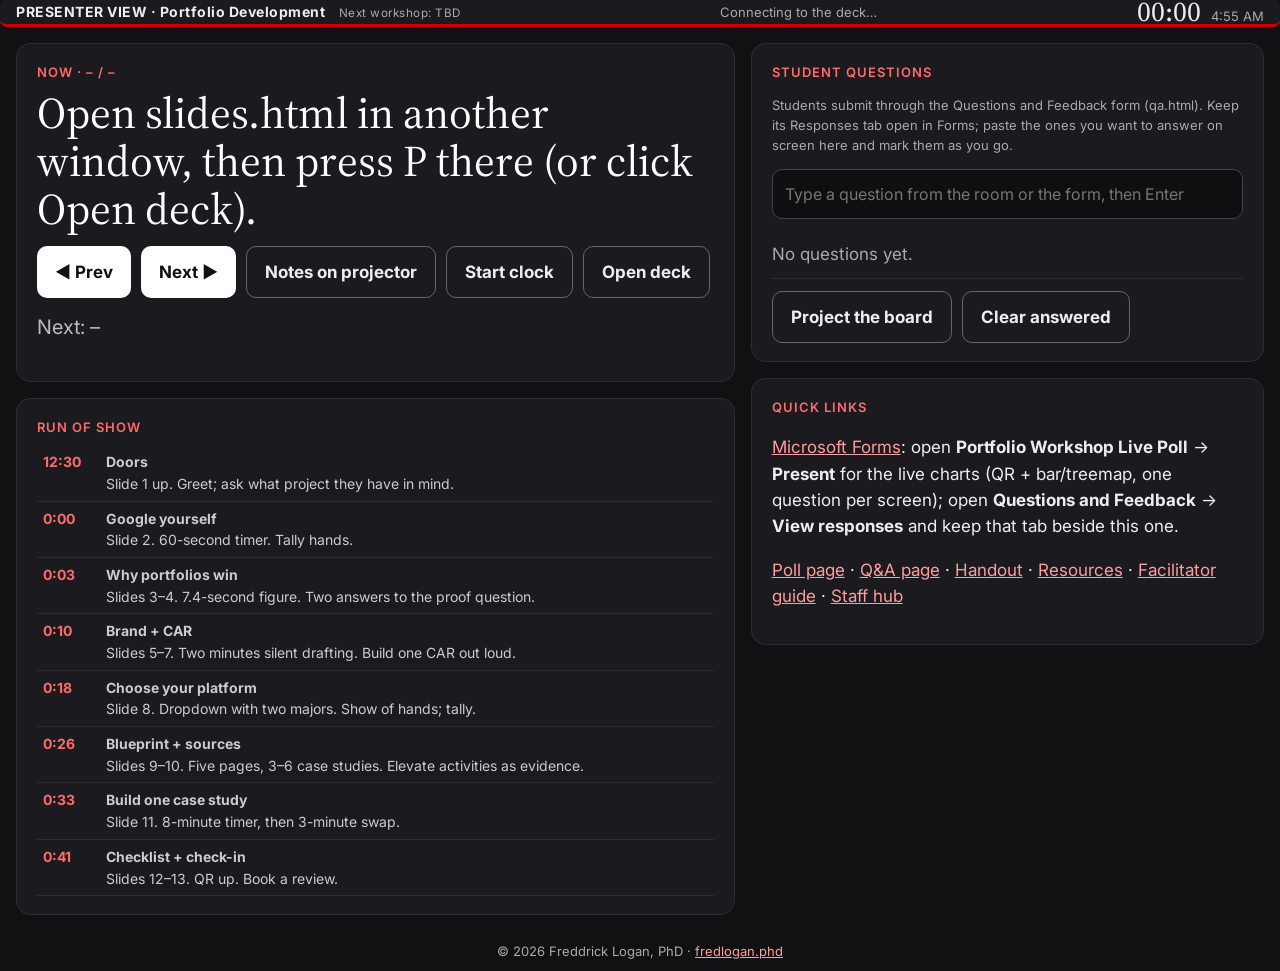
<file: presenter.html>
<!doctype html>
<html lang="en">
<head>
<meta charset="utf-8">
<meta name="viewport" content="width=device-width,initial-scale=1">
<title>Presenter View · Portfolio Development</title>
<link rel="preconnect" href="https://fonts.googleapis.com">
<link href="https://fonts.googleapis.com/css2?family=Inter:wght@400;500;600;700&family=Source+Serif+4:opsz,wght@8..60,400;8..60,600;8..60,700&display=swap" rel="stylesheet">
<link rel="stylesheet" href="assets/site.css">
<style>
  html,body{background:#111113;color:#eee;min-height:100%}
  .pv{display:grid;grid-template-columns:1.4fr 1fr;gap:16px;padding:16px;max-width:1500px;margin:0 auto}
  .bar{display:flex;justify-content:space-between;align-items:center;padding:12px 16px;background:#1b1b1f;border-bottom:3px solid var(--red)}
  .bar b{font-size:14px;letter-spacing:.5px}
  .clock{font-family:var(--serif);font-size:28px}
  .clock small{font-family:var(--sans);font-size:13px;color:#aaa;margin-left:10px}
  .pane{background:#1b1b1f;border:1px solid #2c2c31;border-radius:14px;padding:18px 20px}
  .pane h3{margin:0 0 8px;font-size:13px;letter-spacing:1px;text-transform:uppercase;color:#ff6b6b}
  .now{font-family:var(--serif);font-size:clamp(26px,3.4vw,44px);line-height:1.1;color:#fff}
  .next{font-size:20px;color:#bbb}
  .notes{font-size:19px;line-height:1.5;color:#fff;margin-top:10px}
  .ctl{display:flex;gap:10px;flex-wrap:wrap;margin-top:12px}
  .ctl button,.q button{background:#fff;color:#111;border:0;border-radius:10px;padding:12px 18px;font:inherit;font-weight:700;cursor:pointer}
  .ctl button.ghost,.q button.ghost{background:transparent;color:#eee;border:1px solid #666}
  .ros{width:100%;border-collapse:collapse;font-size:14px}
  .ros td{padding:6px 6px;border-bottom:1px solid #2c2c31;vertical-align:top;color:#ccc;background:#1b1b1f}
  .ros tr.on td{color:#fff;background:#2a1c1c}
  .ros td:first-child{color:#ff6b6b;white-space:nowrap;font-weight:700}
  .q input{width:100%;background:#0f0f11;color:#fff;border:1px solid #444;border-radius:10px;padding:12px;font:inherit;font-size:16px}
  .q ul{list-style:none;padding:0;margin:12px 0 0}
  .q li{display:flex;gap:10px;align-items:flex-start;padding:10px 0;border-bottom:1px solid #2c2c31;font-size:17px}
  .q li.done{opacity:.4;text-decoration:line-through}
  .q li span{flex:1}
  .q li button{padding:4px 10px;font-size:13px}
  .status{font-size:13px;color:#aaa}
  .status.ok{color:#7ddc8a}
  .status.bad{color:#ff6b6b}
  a{color:#ff9c9c}
  @media (max-width:900px){.pv{grid-template-columns:1fr}}
</style>
</head>
<body>
<div class="bar">
  <b>PRESENTER VIEW · Portfolio Development <small style="font-weight:400;color:#aaa;margin-left:10px" data-session="long"></small></b>
  <span class="status" id="status">Connecting to the deck…</span>
  <span class="clock"><span id="elapsed">00:00</span><small id="wall"></small></span>
</div>

<div class="pv">
  <div>
    <div class="pane">
      <h3>Now · <span id="pos">– / –</span></h3>
      <div class="now" id="now">Open slides.html in another window, then press P there (or click Open deck).</div>
      <div class="notes" id="notes"></div>
      <div class="ctl">
        <button onclick="send({type:'go',d:-1})">◀ Prev</button>
        <button onclick="send({type:'go',d:1})">Next ▶</button>
        <button class="ghost" onclick="send({type:'notes'})">Notes on projector</button>
        <button class="ghost" onclick="toggleClock()" id="clockBtn">Start clock</button>
        <button class="ghost" onclick="window.open('slides.html','pw-deck')">Open deck</button>
      </div>
      <p class="next" style="margin-top:14px">Next: <span id="next">–</span></p>
    </div>
    <div class="pane" style="margin-top:16px">
      <h3>Run of show</h3>
      <table class="ros" id="ros"></table>
    </div>
  </div>

  <div>
    <div class="pane q">
      <h3>Student questions</h3>
      <p class="status" id="qhint"></p>
      <input id="qin" placeholder="Type a question from the room or the form, then Enter">
      <ul id="qlist"></ul>
      <div class="ctl">
        <button class="ghost" onclick="window.open('qa.html#board','pw-board')">Project the board</button>
        <button class="ghost" onclick="clearQ()">Clear answered</button>
      </div>
    </div>
    <div class="pane" style="margin-top:16px">
      <h3>Quick links</h3>
      <p><a href="https://forms.cloud.microsoft/" target="_blank">Microsoft Forms</a>: open <b>Portfolio Workshop Live Poll</b> → <b>Present</b> for the live charts (QR + bar/treemap, one question per screen); open <b>Questions and Feedback</b> → <b>View responses</b> and keep that tab beside this one.</p>
      <p><a href="poll.html" target="_blank">Poll page</a> · <a href="qa.html" target="_blank">Q&amp;A page</a> · <a href="handout.html" target="_blank">Handout</a> · <a href="resources.html" target="_blank">Resources</a> · <a href="facilitator.html" target="_blank">Facilitator guide</a> · <a href="staff.html">Staff hub</a></p>
    </div>
  </div>
</div>

<div class="status" style="text-align:center;padding:10px">© <span data-year></span> Freddrick Logan, PhD · <a href="https://fredlogan.phd">fredlogan.phd</a></div>
<script src="assets/config.js"></script>
<script src="assets/site.js"></script>
<script>
const ROS=[["12:30","Doors","Slide 1 up. Greet; ask what project they have in mind."],
 ["0:00","Google yourself","Slide 2. 60-second timer. Tally hands."],
 ["0:03","Why portfolios win","Slides 3–4. 7.4-second figure. Two answers to the proof question."],
 ["0:10","Brand + CAR","Slides 5–7. Two minutes silent drafting. Build one CAR out loud."],
 ["0:18","Choose your platform","Slide 8. Dropdown with two majors. Show of hands; tally."],
 ["0:26","Blueprint + sources","Slides 9–10. Five pages, 3–6 case studies. Elevate activities as evidence."],
 ["0:33","Build one case study","Slide 11. 8-minute timer, then 3-minute swap."],
 ["0:41","Checklist + check-in","Slides 12–13. QR up. Book a review."]];
const ROS_SLIDE=[0,1,2,4,7,8,10,11]; // first slide index of each block
document.getElementById('ros').innerHTML=ROS.map((r,k)=>`<tr data-k="${k}"><td>${r[0]}</td><td><b>${r[1]}</b><br>${r[2]}</td></tr>`).join('');

const BC=('BroadcastChannel' in window)?new BroadcastChannel('pw-deck'):null;
let meta=null, lastSeen=0;
function send(m){ if(BC)BC.postMessage(m); }
function render(m){ meta=m; lastSeen=Date.now();
  document.getElementById('pos').textContent=(m.i+1)+' / '+m.n;
  document.getElementById('now').textContent=m.titles[m.i]||'';
  document.getElementById('notes').textContent=m.notes[m.i]||'';
  document.getElementById('next').textContent=m.titles[m.i+1]||'End of deck';
  let blk=0; ROS_SLIDE.forEach((s,k)=>{ if(m.i>=s)blk=k; });
  document.querySelectorAll('#ros tr').forEach(tr=>tr.classList.toggle('on',+tr.dataset.k===blk));
  setStatus('Deck connected','ok'); }
function setStatus(t,c){ const s=document.getElementById('status'); s.textContent=t; s.className='status '+(c||''); }
if(BC){ BC.onmessage=e=>{ if(e.data&&e.data.type==='state')render(e.data); }; send({type:'hello'}); }
else setStatus('This browser cannot sync with the deck; use the deck window itself and press N.','bad');
setInterval(()=>{ if(!BC)return; if(Date.now()-lastSeen>4000){ setStatus('Deck not detected. Open slides.html in this same browser, then click Prev/Next here.','bad'); send({type:'hello'}); } },2500);
document.addEventListener('keydown',e=>{ if(e.target.tagName==='INPUT')return; if(e.key==='ArrowRight'||e.key===' ')send({type:'go',d:1}); if(e.key==='ArrowLeft')send({type:'go',d:-1}); });

/* clock */
let t0=PW.get('clock-start',null), tick=null;
function fmt(ms){ const s=Math.max(0,Math.floor(ms/1000)); return String(Math.floor(s/60)).padStart(2,'0')+':'+String(s%60).padStart(2,'0'); }
function drawClock(){ document.getElementById('elapsed').textContent=t0?fmt(Date.now()-t0):'00:00'; document.getElementById('wall').textContent=new Date().toLocaleTimeString([], {hour:'numeric',minute:'2-digit'}); document.getElementById('clockBtn').textContent=t0?'Reset clock':'Start clock'; }
function toggleClock(){ t0=t0?null:Date.now(); PW.set('clock-start',t0); drawClock(); }
setInterval(drawClock,1000); drawClock();

/* questions board (this browser only; see qa.html#board to project it) */
function qs(){ return PW.get('questions',[]); }
function saveQ(a){ PW.set('questions',a); drawQ(); }
function drawQ(){ const a=qs(); document.getElementById('qlist').innerHTML=a.map((q,k)=>`<li class="${q.done?'done':''}"><span>${q.t.replace(/</g,'&lt;')}</span><button onclick="toggleQ(${k})">${q.done?'Undo':'Answered'}</button></li>`).join('')||'<li class="status">No questions yet.</li>'; }
function toggleQ(k){ const a=qs(); a[k].done=!a[k].done; saveQ(a); }
function clearQ(){ saveQ(qs().filter(q=>!q.done)); }
document.getElementById('qin').addEventListener('keydown',e=>{ if(e.key==='Enter'&&e.target.value.trim()){ const a=qs(); a.push({t:e.target.value.trim(),done:false,at:Date.now()}); e.target.value=''; saveQ(a);} });
window.addEventListener('storage',drawQ); drawQ();
const C=window.PW_CONFIG||{};

document.getElementById('qhint').textContent = 'Students submit through the Questions and Feedback form (qa.html). Keep its Responses tab open in Forms; paste the ones you want to answer on screen here and mark them as you go.';
</script>
</body>
</html>
</file>
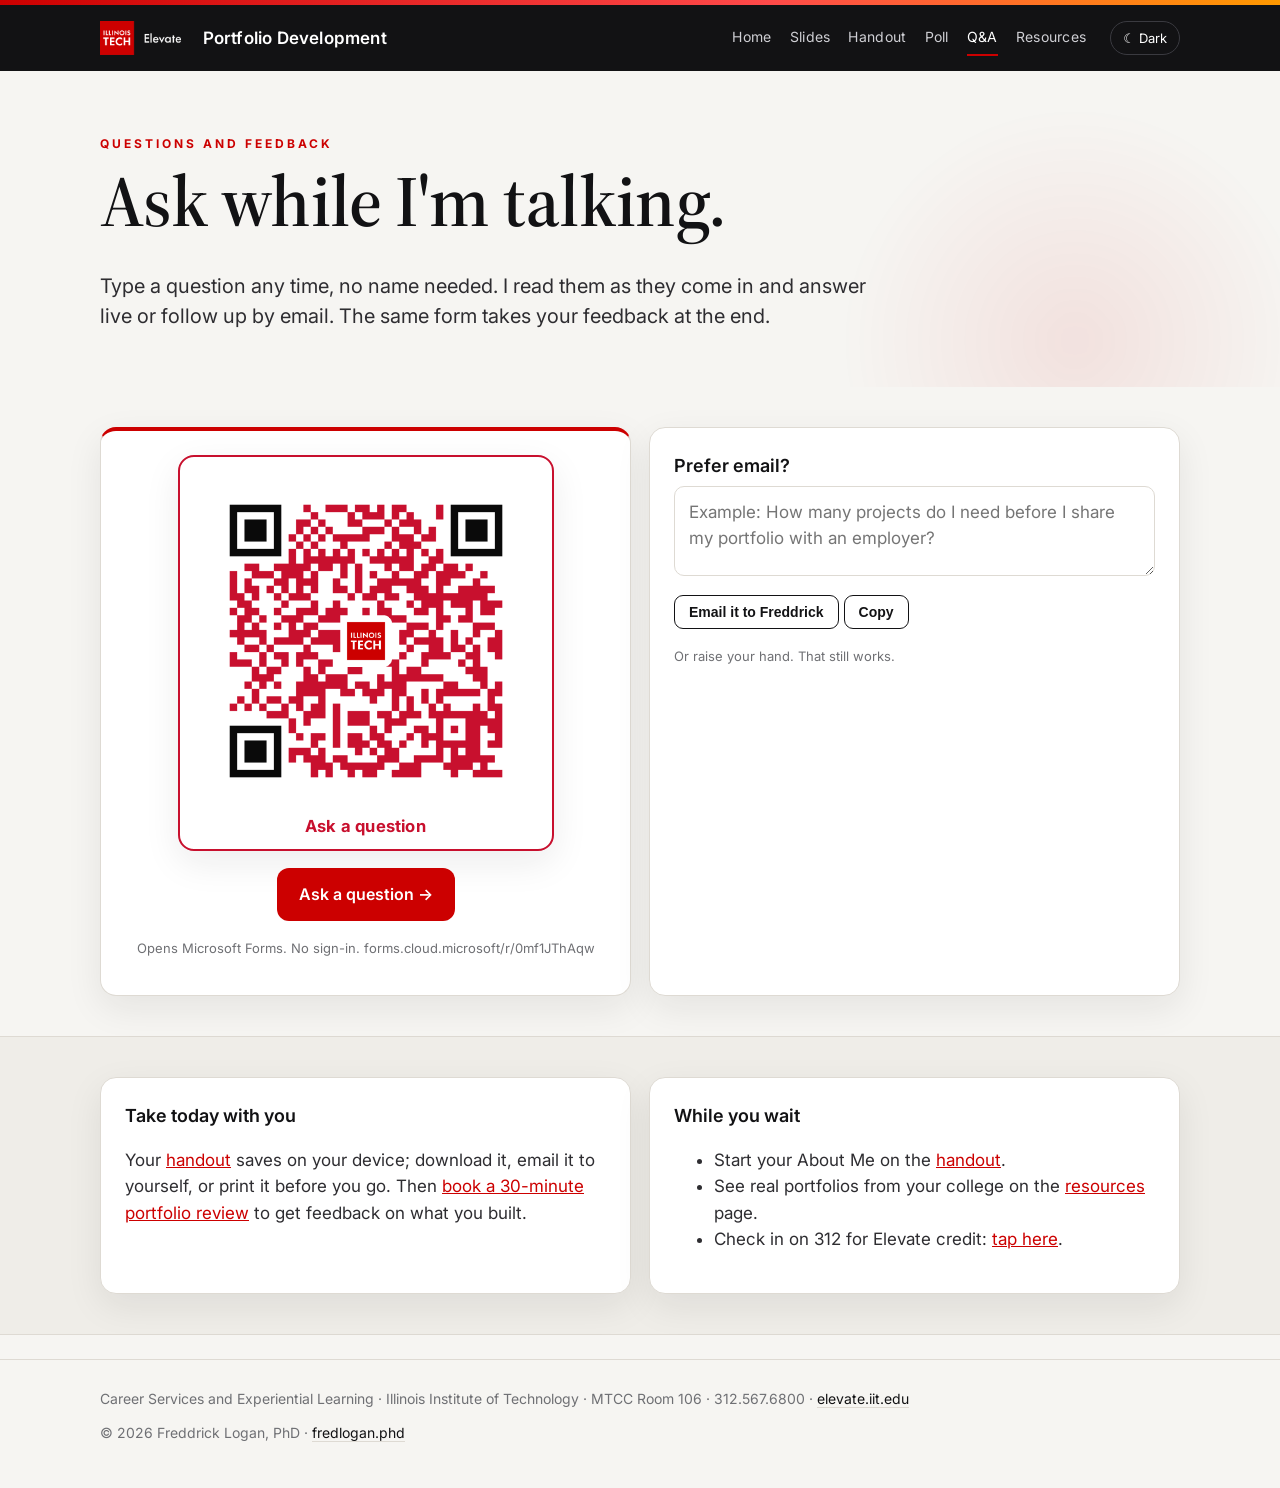
<file: qa.html>
<!doctype html>
<html lang="en">
<head>
<meta charset="utf-8">
<meta name="viewport" content="width=device-width,initial-scale=1">
<title>Q&amp;A · Portfolio Development</title>
<link rel="preconnect" href="https://fonts.googleapis.com">
<link href="https://fonts.googleapis.com/css2?family=Inter:wght@400;500;600;700&family=Source+Serif+4:opsz,wght@8..60,400;8..60,600;8..60,700&display=swap" rel="stylesheet">
<link rel="stylesheet" href="assets/site.css">
</head>
<body>
<div class="redbar"></div>
<header class="topbar"><div class="wrap">
  <a class="brand" href="index.html"><img src="assets/elevate-logo-dark.png" alt="Illinois Tech Elevate"> Portfolio Development</a>
  <nav><a href="index.html">Home</a><a href="slides.html">Slides</a><a href="handout.html">Handout</a><a href="poll.html">Poll</a><a class="active" href="qa.html">Q&amp;A</a><a href="resources.html">Resources</a></nav>
</div></header>

<section class="hero"><div class="wrap">
  <div class="eyebrow reveal">Questions and feedback</div>
  <h1 class="reveal">Ask while I'm talking.</h1>
  <p class="lead reveal">Type a question any time, no name needed. I read them as they come in and answer live or follow up by email. The same form takes your feedback at the end.</p>
</div></section>

<section class="section"><div class="wrap grid c2">
  <div class="card accent" style="text-align:center">
    <div class="qrcard" style="--qr:min(340px,70vw)"><img src="assets/qa-qr.png" alt="QR code for the question form"><span class="lbl">Ask a question</span></div>
    <p><a class="btn" id="qaBtn" href="#" target="_blank" rel="noopener">Ask a question →</a></p>
    <p class="hint">Opens Microsoft Forms. No sign-in. <span id="qaShort"></span></p>
  </div>
  <div class="card">
    <h3>Prefer email?</h3>
    <textarea id="qtext" placeholder="Example: How many projects do I need before I share my portfolio with an employer?"></textarea>
    <p style="margin-top:12px"><button class="btn ghost small" onclick="sendQ()">Email it to Freddrick</button> <button class="btn ghost small" onclick="copyQ()">Copy</button></p>
    <p class="hint">Or raise your hand. That still works.</p>
  </div>
</div></section>

<div id="embedQA" class="wrap" style="display:none"></div>

<section class="section alt"><div class="wrap grid c2">
  <div class="card takeaway">
    <h3>Take today with you</h3>
    <p>Your <a href="handout.html">handout</a> saves on your device; download it, email it to yourself, or print it before you go. Then <a id="bookLink" href="#">book a 30-minute portfolio review</a> to get feedback on what you built.</p>
  </div>
  <div class="card">
    <h3>While you wait</h3>
    <ul>
      <li>Start your About Me on the <a href="handout.html">handout</a>.</li>
      <li>See real portfolios from your college on the <a href="resources.html">resources</a> page.</li>
      <li>Check in on 312 for Elevate credit: <a id="checkinLink" href="#">tap here</a>.</li>
    </ul>
  </div>
</div></section>

<footer class="footer"><div class="wrap">
  <div>Career Services and Experiential Learning · Illinois Institute of Technology · MTCC Room 106 · 312.567.6800 · <a href="https://elevate.iit.edu">elevate.iit.edu</a></div>
  <div>© <span data-year></span> Freddrick Logan, PhD · <a href="https://fredlogan.phd">fredlogan.phd</a></div>
</div></footer>
<script src="assets/config.js"></script>
<script src="assets/site.js"></script>
<script>
const C=window.PW_CONFIG||{};
function sendQ(){ const q=document.getElementById('qtext').value.trim(); if(!q){PW.toast('Type a question first');return;}
  location.href='mailto:'+C.staffEmail+'?subject='+encodeURIComponent('Portfolio Workshop question')+'&body='+encodeURIComponent(q); }
function copyQ(){ PW.copy(document.getElementById('qtext').value); }
document.addEventListener('DOMContentLoaded',()=>{
  document.getElementById('qaBtn').href=C.qaUrl; document.getElementById('qaShort').textContent=C.qaUrl.replace('https://','');
  document.getElementById('bookLink').href=C.bookingUrl; document.getElementById('checkinLink').href=C.checkinUrl;
  if(C.qaEmbedUrl){ const d=document.getElementById('embedQA'); d.style.display='block'; d.innerHTML='<div class="card"><iframe src="'+C.qaEmbedUrl+'" style="width:100%;height:640px;border:0" allowfullscreen></iframe></div>'; }
});
</script>
</body>
</html>
</file>
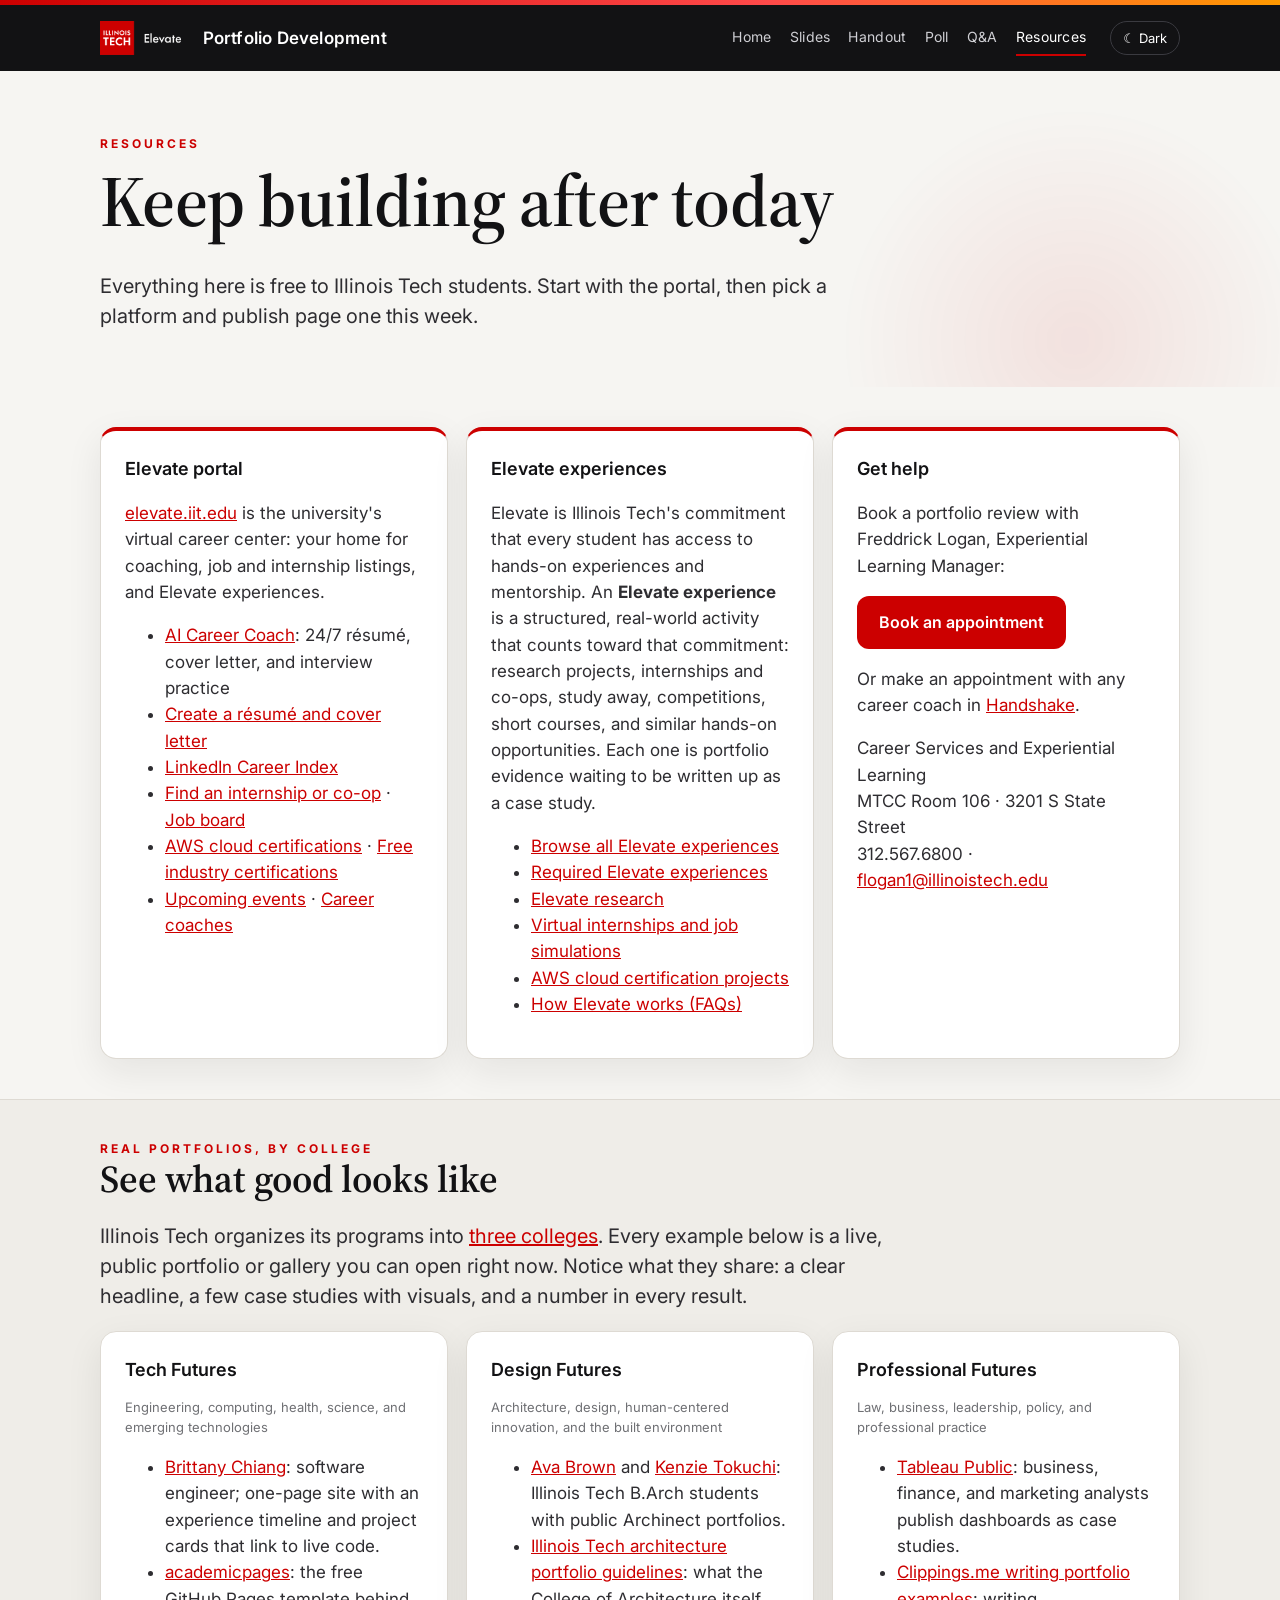
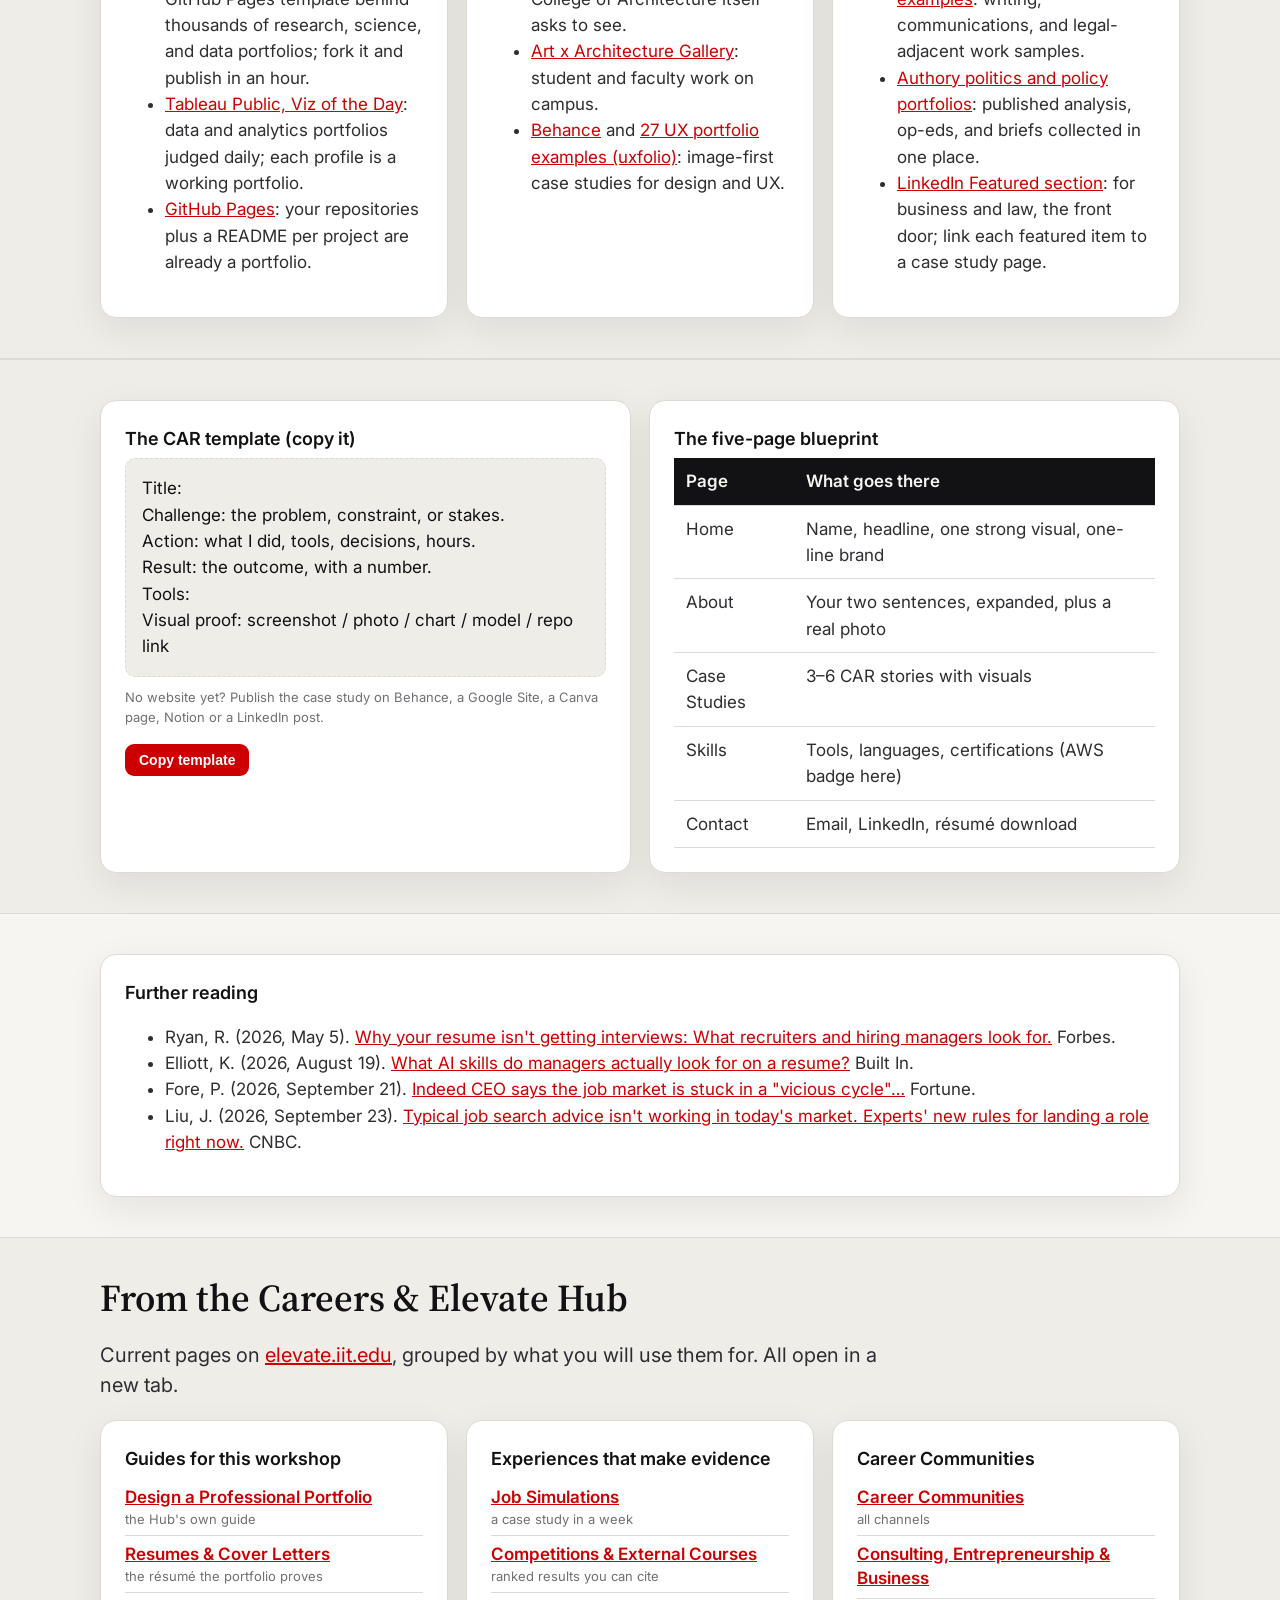
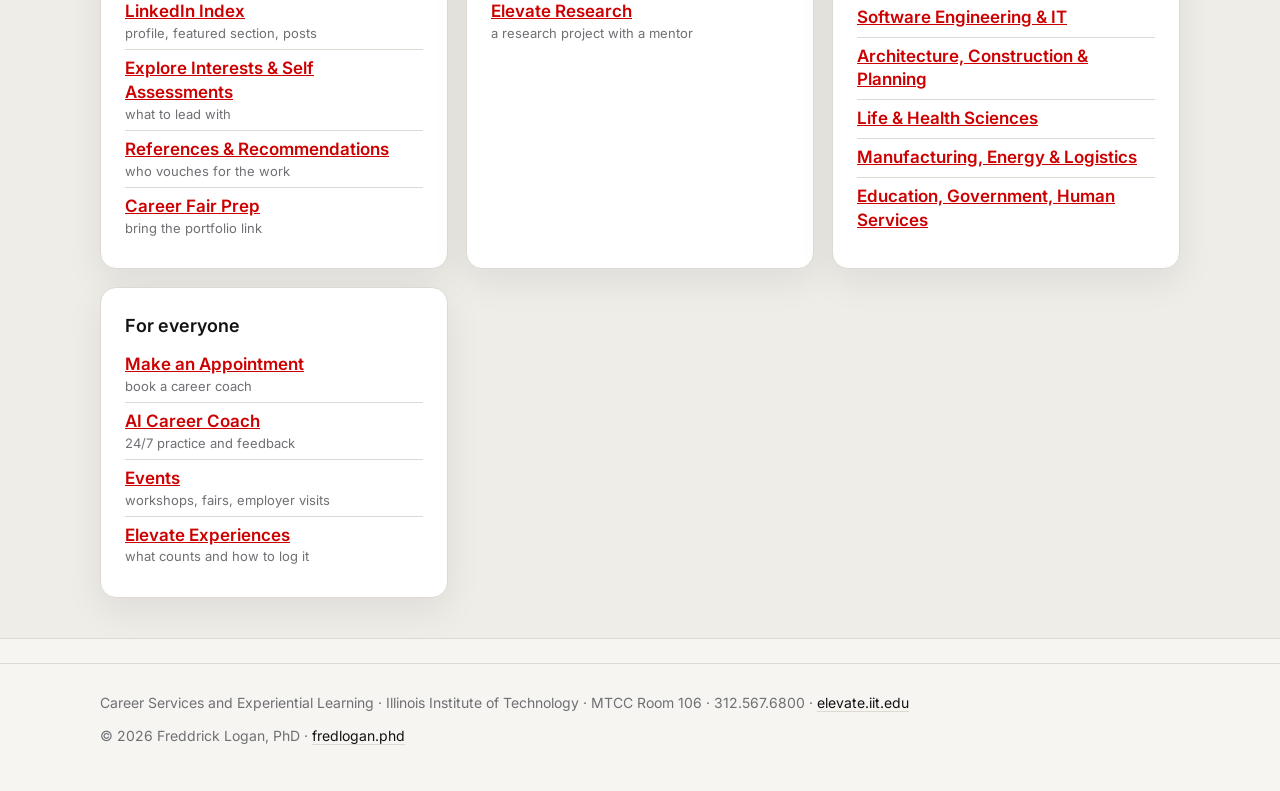
<file: resources.html>
<!doctype html>
<html lang="en">
<head>
<meta charset="utf-8">
<meta name="viewport" content="width=device-width,initial-scale=1">
<title>Resources · Portfolio Development</title>
<link rel="preconnect" href="https://fonts.googleapis.com">
<link href="https://fonts.googleapis.com/css2?family=Inter:wght@400;500;600;700&family=Source+Serif+4:opsz,wght@8..60,400;8..60,600;8..60,700&display=swap" rel="stylesheet">
<link rel="stylesheet" href="assets/site.css">
</head>
<body>
<div class="redbar"></div>
<header class="topbar"><div class="wrap">
  <a class="brand" href="index.html"><img src="assets/elevate-logo-dark.png" alt="Illinois Tech Elevate"> Portfolio Development</a>
  <nav><a href="index.html">Home</a><a href="slides.html">Slides</a><a href="handout.html">Handout</a><a href="poll.html">Poll</a><a href="qa.html">Q&amp;A</a><a class="active" href="resources.html">Resources</a></nav>
</div></header>

<section class="hero"><div class="wrap">
  <div class="eyebrow">Resources</div>
  <h1>Keep building after today</h1>
  <p class="lead">Everything here is free to Illinois Tech students. Start with the portal, then pick a platform and publish page one this week.</p>
</div></section>

<section class="section"><div class="wrap grid c3">
  <div class="card accent"><h3>Elevate portal</h3>
    <p><a href="https://elevate.iit.edu/">elevate.iit.edu</a> is the university's virtual career center: your home for coaching, job and internship listings, and Elevate experiences.</p>
    <ul>
      <li><a href="https://elevate.iit.edu/blog/2026/08/18/394225/">AI Career Coach</a>: 24/7 résumé, cover letter, and interview practice</li>
      <li><a href="https://elevate.iit.edu/407235-2/">Create a résumé and cover letter</a></li>
      <li><a href="https://elevate.iit.edu/resources/career_index/">LinkedIn Career Index</a></li>
      <li><a href="https://elevate.iit.edu/channels/find-an-internship-co-op/">Find an internship or co-op</a> · <a href="https://elevate.iit.edu/jobs/">Job board</a></li>
      <li><a href="https://elevate.iit.edu/channels/aws-cloud-certifications/">AWS cloud certifications</a> · <a href="https://elevate.iit.edu/channels/free-industry-certifications/">Free industry certifications</a></li>
      <li><a href="https://elevate.iit.edu/events/">Upcoming events</a> · <a href="https://elevate.iit.edu/career-coaches/">Career coaches</a></li>
    </ul>
  </div>
  <div class="card accent"><h3>Elevate experiences</h3>
    <p>Elevate is Illinois Tech's commitment that every student has access to hands-on experiences and mentorship. An <b>Elevate experience</b> is a structured, real-world activity that counts toward that commitment: research projects, internships and co-ops, study away, competitions, short courses, and similar hands-on opportunities. Each one is portfolio evidence waiting to be written up as a case study.</p>
    <ul>
      <li><a href="https://elevate.iit.edu/channels/elevate/">Browse all Elevate experiences</a></li>
      <li><a href="https://elevate.iit.edu/channels/elevate/">Required Elevate experiences</a></li>
      <li><a href="https://elevate.iit.edu/experiences/category/elevate-research/">Elevate research</a></li>
      <li><a href="https://www.iit.edu/elevate/virtual-internships">Virtual internships and job simulations</a></li>
      <li><a href="https://elevate.iit.edu/channels/aws-cloud-certifications/">AWS cloud certification projects</a></li>
      <li><a href="https://www.iit.edu/elevate/elevate-faqs">How Elevate works (FAQs)</a></li>
    </ul>
  </div>
  <div class="card accent"><h3>Get help</h3>
    <p>Book a portfolio review with Freddrick Logan, Experiential Learning Manager:</p>
    <p><a class="btn" id="bookBtn" href="#">Book an appointment</a></p>
    <p>Or make an appointment with any career coach in <a href="https://iit.joinhandshake.com/stu/appointments/new">Handshake</a>.</p>
    <p>Career Services and Experiential Learning<br>MTCC Room 106 · 3201 S State Street<br>312.567.6800 · <a href="mailto:flogan1@illinoistech.edu">flogan1@illinoistech.edu</a></p>
  </div>
</div></section>

<section class="section alt" id="examples"><div class="wrap">
  <div class="eyebrow">Real portfolios, by college</div>
  <h2>See what good looks like</h2>
  <p class="lead">Illinois Tech organizes its programs into <a href="https://www.iit.edu/futures">three colleges</a>. Every example below is a live, public portfolio or gallery you can open right now. Notice what they share: a clear headline, a few case studies with visuals, and a number in every result.</p>
  <div class="grid c3" style="margin-top:18px">
    <div class="card"><h3>Tech Futures</h3><p class="hint">Engineering, computing, health, science, and emerging technologies</p>
      <ul>
        <li><a href="https://brittanychiang.com">Brittany Chiang</a>: software engineer; one-page site with an experience timeline and project cards that link to live code.</li>
        <li><a href="https://github.com/academicpages/academicpages.github.io">academicpages</a>: the free GitHub Pages template behind thousands of research, science, and data portfolios; fork it and publish in an hour.</li>
        <li><a href="https://public.tableau.com/app/discover/viz-of-the-day">Tableau Public, Viz of the Day</a>: data and analytics portfolios judged daily; each profile is a working portfolio.</li>
        <li><a href="https://pages.github.com/">GitHub Pages</a>: your repositories plus a README per project are already a portfolio.</li>
      </ul>
    </div>
    <div class="card"><h3>Design Futures</h3><p class="hint">Architecture, design, human-centered innovation, and the built environment</p>
      <ul>
        <li><a href="https://archinect.com/ava_">Ava Brown</a> and <a href="https://archinect.com/kenzietokuchi">Kenzie Tokuchi</a>: Illinois Tech B.Arch students with public Archinect portfolios.</li>
        <li><a href="https://www.iit.edu/admissions-aid/undergraduate-admission/transfer-students/application-process/architecture-portfolio-guidelines">Illinois Tech architecture portfolio guidelines</a>: what the College of Architecture itself asks to see.</li>
        <li><a href="https://arch.iit.edu/">Art x Architecture Gallery</a>: student and faculty work on campus.</li>
        <li><a href="https://www.behance.net/">Behance</a> and <a href="https://blog.uxfol.io/ux-portfolio-examples/">27 UX portfolio examples (uxfolio)</a>: image-first case studies for design and UX.</li>
      </ul>
    </div>
    <div class="card"><h3>Professional Futures</h3><p class="hint">Law, business, leadership, policy, and professional practice</p>
      <ul>
        <li><a href="https://public.tableau.com/app/discover/viz-of-the-day">Tableau Public</a>: business, finance, and marketing analysts publish dashboards as case studies.</li>
        <li><a href="https://www.clippings.me/writing-portfolio-examples">Clippings.me writing portfolio examples</a>: writing, communications, and legal-adjacent work samples.</li>
        <li><a href="https://authory.com/examples">Authory politics and policy portfolios</a>: published analysis, op-eds, and briefs collected in one place.</li>
        <li><a href="https://www.linkedin.com/">LinkedIn Featured section</a>: for business and law, the front door; link each featured item to a case study page.</li>
      </ul>
    </div>
  </div>
</div></section>

<section class="section alt"><div class="wrap grid c2">
  <div class="card"><h3>The CAR template (copy it)</h3>
    <div class="preview" id="car">Title:
Challenge: the problem, constraint, or stakes.
Action: what I did, tools, decisions, hours.
Result: the outcome, with a number.
Tools:
Visual proof: screenshot / photo / chart / model / repo link</div>
    <p class="hint" style="margin:10px 0 0">No website yet? Publish the case study on Behance, a Google Site, a Canva page, Notion or a LinkedIn post.</p>
    <p><button class="btn small" onclick="PW.copy(document.getElementById('car').textContent)">Copy template</button></p>
  </div>
  <div class="card"><h3>The five-page blueprint</h3>
    <table><tr><th>Page</th><th>What goes there</th></tr>
      <tr><td>Home</td><td>Name, headline, one strong visual, one-line brand</td></tr>
      <tr><td>About</td><td>Your two sentences, expanded, plus a real photo</td></tr>
      <tr><td>Case Studies</td><td>3–6 CAR stories with visuals</td></tr>
      <tr><td>Skills</td><td>Tools, languages, certifications (AWS badge here)</td></tr>
      <tr><td>Contact</td><td>Email, LinkedIn, résumé download</td></tr></table>
  </div>
</div></section>

<section class="section"><div class="wrap">
  <div class="card"><h3>Further reading</h3>
    <ul>
      <li>Ryan, R. (2026, May 5). <a href="https://www.forbes.com/sites/robinryan/2026/05/05/why-your-resume-isnt-getting-interviews-what-recruiters-and-hiring-managers-look-for/">Why your resume isn't getting interviews: What recruiters and hiring managers look for.</a> Forbes.</li>
      <li>Elliott, K. (2026, August 19). <a href="https://builtin.com/articles/show-ai-skills-resume">What AI skills do managers actually look for on a resume?</a> Built In.</li>
      <li>Fore, P. (2026, September 21). <a href="https://fortune.com/2026/09/21/indeed-ceo-hisayuki-idekoba-broken-hiring-process-ai-fake-applicants-recruiter-struggles-cant-find-right-talent/">Indeed CEO says the job market is stuck in a "vicious cycle"…</a> Fortune.</li>
      <li>Liu, J. (2026, September 23). <a href="https://www.cnbc.com/2026/09/23/new-rules-of-finding-a-job-right-now.html">Typical job search advice isn't working in today's market. Experts' new rules for landing a role right now.</a> CNBC.</li>
    </ul>
  </div>
</div></section>

<section class="section alt" id="hub"><div class="wrap">
  <h2>From the Careers &amp; Elevate Hub</h2>
  <p class="lead">Current pages on <a href="https://elevate.iit.edu/">elevate.iit.edu</a>, grouped by what you will use them for. All open in a new tab.</p>
  <div class="grid c2" style="margin-top:18px">
    <div class="card"><h3>Guides for this workshop</h3><ul class="hublist"><li><a href="https://elevate.iit.edu/407232-2/" target="_blank" rel="noopener noreferrer">Design a Professional Portfolio</a><span class="why">the Hub's own guide</span></li><li><a href="https://elevate.iit.edu/407235-2/" target="_blank" rel="noopener noreferrer">Resumes &amp; Cover Letters</a><span class="why">the résumé the portfolio proves</span></li><li><a href="https://elevate.iit.edu/resources/career_index/" target="_blank" rel="noopener noreferrer">LinkedIn Index</a><span class="why">profile, featured section, posts</span></li><li><a href="https://elevate.iit.edu/407238-2/" target="_blank" rel="noopener noreferrer">Explore Interests &amp; Self Assessments</a><span class="why">what to lead with</span></li><li><a href="https://elevate.iit.edu/407226-2/" target="_blank" rel="noopener noreferrer">References &amp; Recommendations</a><span class="why">who vouches for the work</span></li><li><a href="https://elevate.iit.edu/407230-2/" target="_blank" rel="noopener noreferrer">Career Fair Prep</a><span class="why">bring the portfolio link</span></li></ul></div>
    <div class="card"><h3>Experiences that make evidence</h3><ul class="hublist"><li><a href="https://elevate.iit.edu/experiences/category/job-simulations/" target="_blank" rel="noopener noreferrer">Job Simulations</a><span class="why">a case study in a week</span></li><li><a href="https://elevate.iit.edu/experiences/category/competitions-outside-courses/" target="_blank" rel="noopener noreferrer">Competitions &amp; External Courses</a><span class="why">ranked results you can cite</span></li><li><a href="https://elevate.iit.edu/experiences/category/elevate-research/" target="_blank" rel="noopener noreferrer">Elevate Research</a><span class="why">a research project with a mentor</span></li></ul></div>
    <div class="card"><h3>Career Communities</h3><ul class="hublist"><li><a href="https://elevate.iit.edu/channels/industries/" target="_blank" rel="noopener noreferrer">Career Communities</a><span class="why">all channels</span></li><li><a href="https://elevate.iit.edu/channels/consulting-entrepreneurship-business/" target="_blank" rel="noopener noreferrer">Consulting, Entrepreneurship &amp; Business</a></li><li><a href="https://elevate.iit.edu/channels/software-engineering-information-technology/" target="_blank" rel="noopener noreferrer">Software Engineering &amp; IT</a></li><li><a href="https://elevate.iit.edu/channels/architecture-construction-planning/" target="_blank" rel="noopener noreferrer">Architecture, Construction &amp; Planning</a></li><li><a href="https://elevate.iit.edu/channels/life-health-sciences/" target="_blank" rel="noopener noreferrer">Life &amp; Health Sciences</a></li><li><a href="https://elevate.iit.edu/channels/manufacturing-energy-logistics/" target="_blank" rel="noopener noreferrer">Manufacturing, Energy &amp; Logistics</a></li><li><a href="https://elevate.iit.edu/channels/education-government-human-services-nonprofits/" target="_blank" rel="noopener noreferrer">Education, Government, Human Services</a></li></ul></div>
    <div class="card"><h3>For everyone</h3><ul class="hublist"><li><a href="https://iit.joinhandshake.com/stu/appointments/new" target="_blank" rel="noopener noreferrer">Make an Appointment</a><span class="why">book a career coach</span></li><li><a href="https://elevate.iit.edu/blog/2026/08/18/394225/" target="_blank" rel="noopener noreferrer">AI Career Coach</a><span class="why">24/7 practice and feedback</span></li><li><a href="https://elevate.iit.edu/events/" target="_blank" rel="noopener noreferrer">Events</a><span class="why">workshops, fairs, employer visits</span></li><li><a href="https://elevate.iit.edu/channels/elevate/" target="_blank" rel="noopener noreferrer">Elevate Experiences</a><span class="why">what counts and how to log it</span></li></ul></div>
  </div>
</div></section>

<footer class="footer"><div class="wrap">
  <div>Career Services and Experiential Learning · Illinois Institute of Technology · MTCC Room 106 · 312.567.6800 · <a href="https://elevate.iit.edu">elevate.iit.edu</a></div>
  <div>© <span data-year></span> Freddrick Logan, PhD · <a href="https://fredlogan.phd">fredlogan.phd</a></div>
</div></footer>
<script src="assets/config.js"></script>
<script src="assets/site.js"></script>
<script>document.addEventListener('DOMContentLoaded',()=>{document.getElementById('bookBtn').href=window.PW_CONFIG.bookingUrl;});</script>
</body>
</html>
</file>
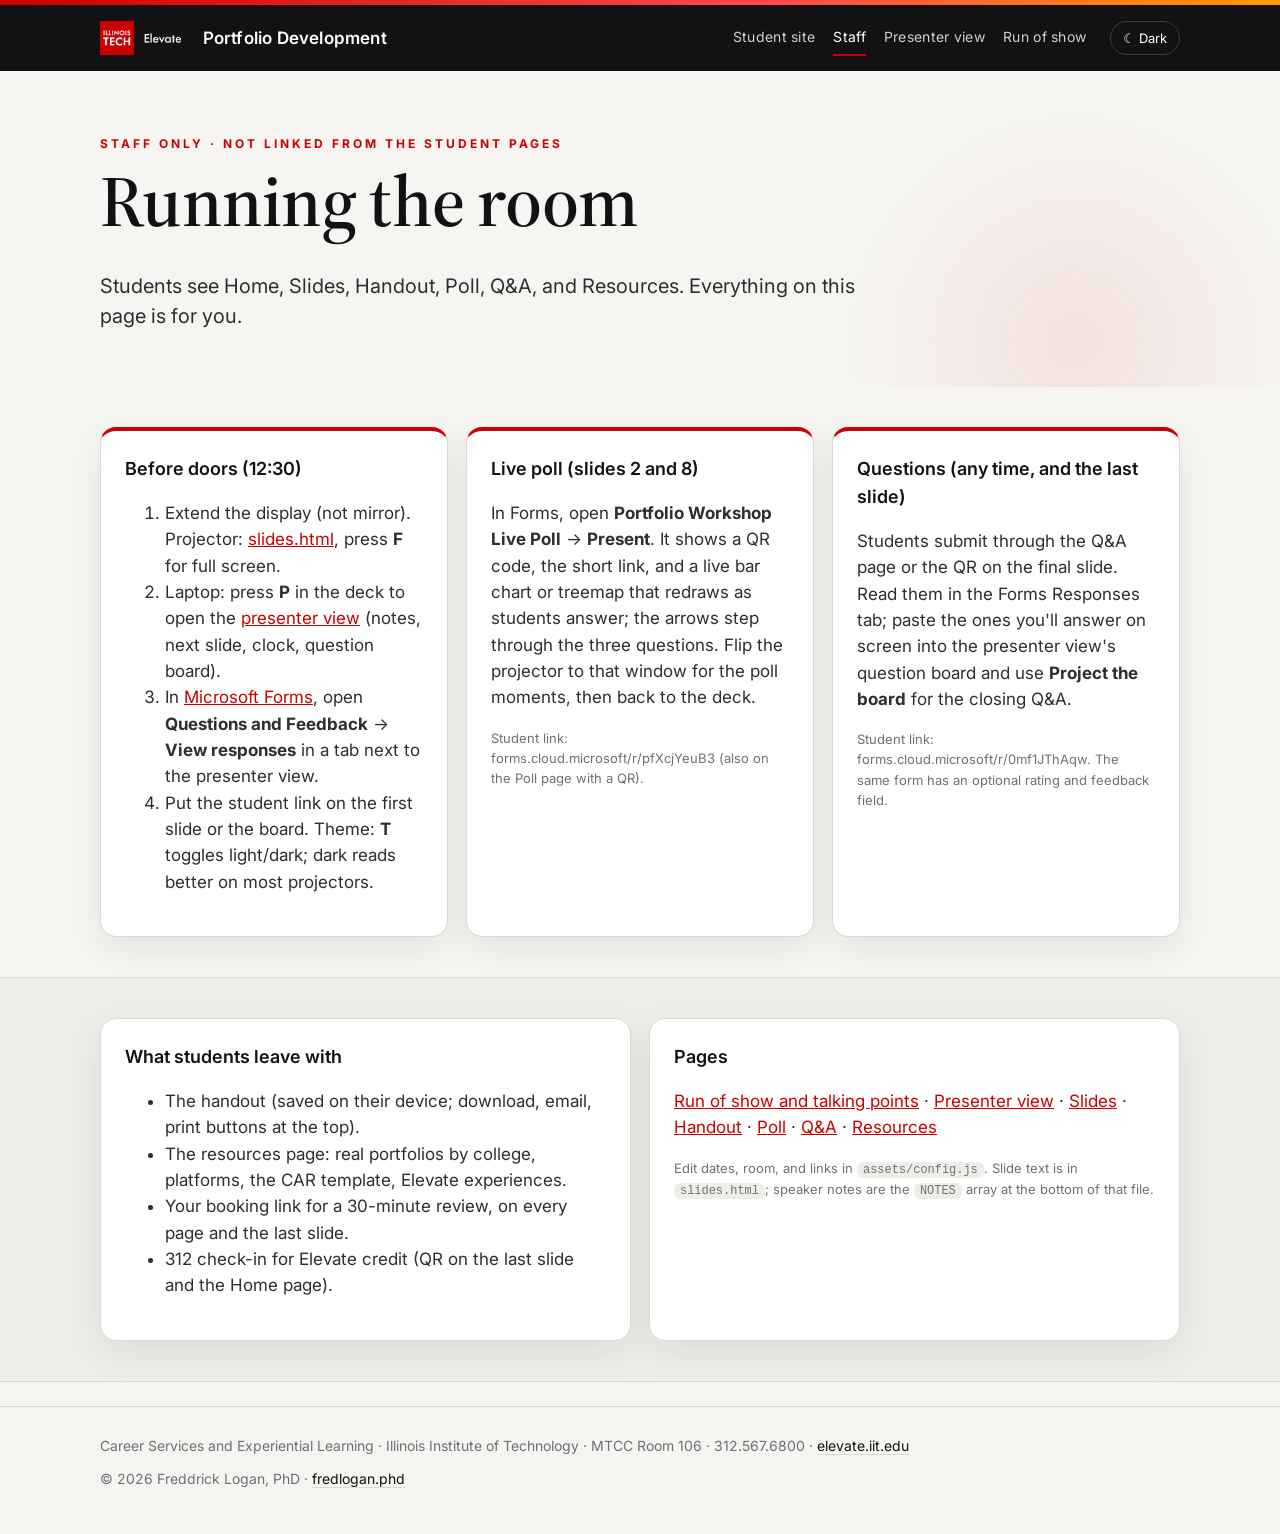
<file: staff.html>
<!doctype html>
<html lang="en">
<head>
<meta charset="utf-8">
<meta name="viewport" content="width=device-width,initial-scale=1">
<meta name="robots" content="noindex">
<title>Staff · Portfolio Development</title>
<link rel="preconnect" href="https://fonts.googleapis.com">
<link href="https://fonts.googleapis.com/css2?family=Inter:wght@400;500;600;700&family=Source+Serif+4:opsz,wght@8..60,400;8..60,600;8..60,700&display=swap" rel="stylesheet">
<link rel="stylesheet" href="assets/site.css">
</head>
<body>
<div class="redbar"></div>
<header class="topbar"><div class="wrap">
  <a class="brand" href="index.html"><img src="assets/elevate-logo-dark.png" alt="Illinois Tech Elevate"> Portfolio Development</a>
  <nav><a href="index.html">Student site</a><a class="active" href="staff.html">Staff</a><a href="presenter.html">Presenter view</a><a href="facilitator.html">Run of show</a></nav>
</div></header>

<section class="hero"><div class="wrap">
  <div class="eyebrow reveal">Staff only · not linked from the student pages</div>
  <h1 class="reveal">Running the room</h1>
  <p class="lead reveal">Students see Home, Slides, Handout, Poll, Q&amp;A, and Resources. Everything on this page is for you.</p>
</div></section>

<section class="section"><div class="wrap grid c3">
  <div class="card accent"><h3>Before doors (12:30)</h3>
    <ol>
      <li>Extend the display (not mirror). Projector: <a href="slides.html">slides.html</a>, press <b>F</b> for full screen.</li>
      <li>Laptop: press <b>P</b> in the deck to open the <a href="presenter.html">presenter view</a> (notes, next slide, clock, question board).</li>
      <li>In <a href="https://forms.cloud.microsoft/" target="_blank">Microsoft Forms</a>, open <b>Questions and Feedback</b> → <b>View responses</b> in a tab next to the presenter view.</li>
      <li>Put the student link on the first slide or the board. Theme: <b>T</b> toggles light/dark; dark reads better on most projectors.</li>
    </ol>
  </div>
  <div class="card accent"><h3>Live poll (slides 2 and 8)</h3>
    <p>In Forms, open <b>Portfolio Workshop Live Poll</b> → <b>Present</b>. It shows a QR code, the short link, and a live bar chart or treemap that redraws as students answer; the arrows step through the three questions. Flip the projector to that window for the poll moments, then back to the deck.</p>
    <p class="hint">Student link: forms.cloud.microsoft/r/pfXcjYeuB3 (also on the Poll page with a QR).</p>
  </div>
  <div class="card accent"><h3>Questions (any time, and the last slide)</h3>
    <p>Students submit through the Q&amp;A page or the QR on the final slide. Read them in the Forms Responses tab; paste the ones you'll answer on screen into the presenter view's question board and use <b>Project the board</b> for the closing Q&amp;A.</p>
    <p class="hint">Student link: forms.cloud.microsoft/r/0mf1JThAqw. The same form has an optional rating and feedback field.</p>
  </div>
</div></section>

<section class="section alt"><div class="wrap grid c2">
  <div class="card"><h3>What students leave with</h3>
    <ul>
      <li>The handout (saved on their device; download, email, print buttons at the top).</li>
      <li>The resources page: real portfolios by college, platforms, the CAR template, Elevate experiences.</li>
      <li>Your booking link for a 30-minute review, on every page and the last slide.</li>
      <li>312 check-in for Elevate credit (QR on the last slide and the Home page).</li>
    </ul>
  </div>
  <div class="card"><h3>Pages</h3>
    <p><a href="facilitator.html">Run of show and talking points</a> · <a href="presenter.html">Presenter view</a> · <a href="slides.html">Slides</a> · <a href="handout.html">Handout</a> · <a href="poll.html">Poll</a> · <a href="qa.html">Q&amp;A</a> · <a href="resources.html">Resources</a></p>
    <p class="hint">Edit dates, room, and links in <code>assets/config.js</code>. Slide text is in <code>slides.html</code>; speaker notes are the <code>NOTES</code> array at the bottom of that file.</p>
  </div>
</div></section>

<footer class="footer"><div class="wrap">
  <div>Career Services and Experiential Learning · Illinois Institute of Technology · MTCC Room 106 · 312.567.6800 · <a href="https://elevate.iit.edu">elevate.iit.edu</a></div>
  <div>© <span data-year></span> Freddrick Logan, PhD · <a href="https://fredlogan.phd">fredlogan.phd</a></div>
</div></footer>
<script src="assets/config.js"></script>
<script src="assets/site.js"></script>
</body>
</html>
</file>
<file: assets/site.css>
/* Elevate Portfolio Development Workshop — shared styles.
   Illinois Tech palette (Red #CC0000, Gray #76777B, Black, Orange #FF9900).
   Themes: html[data-theme="light"] / html[data-theme="dark"]; follows the system when unset. */
:root{
  --red:#CC0000; --deep:#8C0000; --orange:#FF9900; --gray:#76777B;
  --radius:16px;
  --sans:'Inter',system-ui,-apple-system,"Segoe UI",Roboto,Arial,sans-serif;
  --serif:'Source Serif 4','Source Serif Pro',Georgia,'Times New Roman',serif;
  --font:var(--sans);
  --ease:cubic-bezier(.2,.7,.2,1);
  /* light */
  --bg:#F6F5F2; --surface:#FFFFFF; --surface-2:#EFEDE8; --ink:#121214; --body:#2E2D31; --muted:#6F7074;
  --line:#DEDAD3; --accent:#CC0000; --accent-soft:rgba(204,0,0,.08); --on-accent:#fff;
  --shadow:0 12px 36px rgba(20,20,30,.08); --glow:0 0 0 1px rgba(0,0,0,.04);
  --topbar:#121214; --topbar-ink:#fff;
}
@media (prefers-color-scheme: dark){
  :root:not([data-theme="light"]){
    --bg:#0E0E11; --surface:#17171B; --surface-2:#1F1F24; --ink:#F4F2EC; --body:#D6D3CB; --muted:#9A9A9F;
    --line:#2B2B31; --accent:#FF4A4A; --accent-soft:rgba(255,74,74,.12); --on-accent:#fff;
    --shadow:0 16px 44px rgba(0,0,0,.45); --glow:0 0 0 1px rgba(255,255,255,.04);
    --topbar:#0A0A0C; --topbar-ink:#fff;
  }
}
:root[data-theme="dark"]{
  --bg:#0E0E11; --surface:#17171B; --surface-2:#1F1F24; --ink:#F4F2EC; --body:#D6D3CB; --muted:#9A9A9F;
  --line:#2B2B31; --accent:#FF4A4A; --accent-soft:rgba(255,74,74,.12); --on-accent:#fff;
  --shadow:0 16px 44px rgba(0,0,0,.45); --glow:0 0 0 1px rgba(255,255,255,.04);
  --topbar:#0A0A0C; --topbar-ink:#fff;
}
*{box-sizing:border-box}
html,body{margin:0;padding:0}
body{font-family:var(--sans);color:var(--body);background:var(--bg);line-height:1.55;-webkit-font-smoothing:antialiased;font-size:17px;transition:background .3s,color .3s}
a{color:var(--accent)}
img{max-width:100%;height:auto}
.wrap{max-width:1120px;margin:0 auto;padding:0 20px}
.topbar{background:var(--topbar);color:var(--topbar-ink);position:sticky;top:0;z-index:50}
.topbar .wrap{display:flex;align-items:center;justify-content:space-between;gap:16px;height:66px}
.topbar .brand{display:flex;align-items:center;gap:12px;color:#fff;text-decoration:none;font-weight:600;letter-spacing:.2px}
.topbar .brand img{height:34px;width:auto}
.topbar nav{display:flex;align-items:center;flex-wrap:wrap;gap:2px 18px}
.topbar nav a{color:#cfcfd4;text-decoration:none;font-size:14px;letter-spacing:.3px;padding:6px 0;border-bottom:2px solid transparent}
.topbar nav a.active,.topbar nav a:hover{color:#fff;border-bottom-color:var(--red)}
.theme-btn{background:transparent;color:#fff;border:1px solid #3a3a40;border-radius:999px;padding:6px 12px;font:inherit;font-size:13px;cursor:pointer;margin-left:6px}
.theme-btn:hover{border-color:#777}
.redbar{height:5px;background:linear-gradient(90deg,var(--red),#FF4A4A 60%,var(--orange))}
.hero{padding:64px 0 36px;position:relative;overflow:hidden}
.hero .wrap{position:relative;z-index:1}
.hero::before{content:"";position:absolute;inset:-20% -10% auto auto;width:52vw;height:52vw;max-width:720px;max-height:720px;border-radius:50%;
  background:radial-gradient(closest-side,var(--accent-soft),transparent 70%);filter:blur(10px);pointer-events:none;animation:drift 18s ease-in-out infinite alternate}
.eyebrow{font-size:12px;letter-spacing:3px;text-transform:uppercase;color:var(--accent);font-weight:700}
h1{font-family:var(--serif);font-weight:600;font-size:clamp(38px,6.4vw,72px);line-height:1.02;letter-spacing:-.01em;margin:10px 0 14px;color:var(--ink)}
h2{font-family:var(--serif);font-weight:600;font-size:clamp(26px,3.4vw,38px);line-height:1.1;color:var(--ink);margin:0 0 12px}
h3{font-size:18px;margin:0 0 6px;color:var(--ink);font-weight:600}
.lead{font-size:20px;color:var(--body);max-width:62ch;line-height:1.5}
.meta{display:flex;flex-wrap:wrap;gap:10px 24px;margin:20px 0;font-weight:600;color:var(--ink)}
.meta span{display:inline-flex;align-items:center;gap:8px}
.event{display:grid;grid-template-columns:auto 1fr;gap:0 28px;align-items:stretch;margin:26px 0 22px;max-width:720px;border-top:1px solid var(--ink);border-bottom:1px solid var(--line);padding:18px 0}
.event-date{display:flex;align-items:center;gap:12px;padding-right:28px;border-right:1px solid var(--line)}
.event-date .d{font-family:var(--serif);font-weight:600;font-size:clamp(56px,7vw,84px);line-height:.9;color:var(--accent);letter-spacing:-.03em}
.event-date .m{font-size:13px;letter-spacing:2.5px;text-transform:uppercase;color:var(--ink);font-weight:600;line-height:1.3}
.event-rows{display:grid;grid-template-columns:repeat(auto-fit,minmax(160px,1fr));gap:12px 22px;align-content:center}
.event-rows div{display:flex;flex-direction:column;gap:2px}
.event-rows .k{font-size:11px;letter-spacing:2.5px;text-transform:uppercase;color:var(--muted);font-weight:600}
.event-rows b{font-size:17px;color:var(--ink);font-weight:600}
.event-rows small{font-size:13px;color:var(--muted)}
@media (max-width:600px){.event{grid-template-columns:1fr;gap:14px}.event-date{border-right:0;border-bottom:1px solid var(--line);padding:0 0 12px}}
.btn{display:inline-block;background:var(--red);color:#fff;text-decoration:none;font-weight:600;padding:14px 22px;border-radius:12px;border:0;cursor:pointer;font-size:16px;transition:transform .15s var(--ease),background .15s}
.btn:hover{background:var(--deep);transform:translateY(-1px)}
.btn.ghost{background:transparent;color:var(--ink);border:1.5px solid var(--ink)}
.btn.ghost:hover{background:var(--ink);color:var(--bg)}
.btn.small{padding:8px 14px;font-size:14px;border-radius:9px}
.grid{display:grid;gap:18px}
.grid.c3{grid-template-columns:repeat(auto-fit,minmax(260px,1fr))}
.grid.c2{grid-template-columns:repeat(auto-fit,minmax(300px,1fr))}
.card{background:var(--surface);border:1px solid var(--line);border-radius:var(--radius);padding:24px;box-shadow:var(--shadow);transition:transform .25s var(--ease),box-shadow .25s}
.card:hover{transform:translateY(-2px)}
.card.accent{border-top:4px solid var(--red)}
.card .num{font-family:var(--serif);font-size:44px;color:var(--accent);line-height:1}
.section{padding:40px 0}
.section.alt{background:var(--surface-2);border-top:1px solid var(--line);border-bottom:1px solid var(--line)}
.callout{background:var(--ink);color:var(--bg);border-radius:var(--radius);padding:22px 26px}
.callout strong,.callout code{color:inherit}
.pill{display:inline-block;background:var(--accent-soft);color:var(--accent);font-size:12px;font-weight:700;letter-spacing:1px;text-transform:uppercase;padding:4px 10px;border-radius:999px}
label{display:block;font-weight:600;color:var(--ink);margin:12px 0 6px}
input[type=text],textarea,select{width:100%;font:inherit;padding:12px 14px;border:1.5px solid var(--line);border-radius:10px;background:var(--surface);color:var(--ink)}
textarea{min-height:90px;resize:vertical}
input:focus,textarea:focus,select:focus{outline:2px solid var(--accent);border-color:var(--accent)}
.hint{font-size:13px;color:var(--muted)}
.preview{background:var(--surface-2);border:1px dashed var(--line);border-radius:10px;padding:16px;white-space:pre-wrap;color:var(--ink)}
.check{display:flex;align-items:flex-start;gap:12px;padding:10px 0;border-bottom:1px solid var(--line)}
.check input{width:22px;height:22px;margin-top:3px;accent-color:var(--red)}
.check label{margin:0}
.check.done label{text-decoration:line-through;color:var(--muted)}
.footer{padding:28px 0 44px;color:var(--muted);font-size:14px;border-top:1px solid var(--line);margin-top:24px}
.footer a{color:var(--ink);text-decoration:none;border-bottom:1px solid var(--line)}
.footer a:hover{border-bottom-color:var(--accent)}
.footer .wrap{display:flex;flex-wrap:wrap;justify-content:space-between;gap:12px;align-items:center}
.qr{display:flex;gap:18px;align-items:center}
.qr img{width:140px;height:140px;border:4px solid #fff;box-shadow:var(--shadow);border-radius:8px;background:#fff}
.bar{height:14px;background:var(--surface-2);border-radius:7px;overflow:hidden}
.bar i{display:block;height:100%;background:var(--accent);width:0;transition:width .4s var(--ease)}
.vote{display:flex;flex-wrap:wrap;gap:10px}
.vote button{background:var(--surface);color:var(--ink);border:1.5px solid var(--ink);border-radius:10px;padding:10px 14px;font:inherit;font-weight:600;cursor:pointer;transition:all .15s}
.vote button:hover{background:var(--ink);color:var(--bg)}
.toast{position:fixed;bottom:20px;left:50%;transform:translateX(-50%);background:var(--ink);color:var(--bg);padding:10px 16px;border-radius:10px;opacity:0;transition:opacity .2s;pointer-events:none;z-index:99}
.toast.show{opacity:1}
table{width:100%;border-collapse:collapse;background:var(--surface);color:var(--body)}
th,td{text-align:left;padding:10px 12px;border-bottom:1px solid var(--line);vertical-align:top}
th{background:var(--ink);color:var(--bg);font-weight:600}
.tabs{display:flex;flex-wrap:wrap;gap:8px;margin-bottom:12px}
.tabs button{font:inherit;font-weight:600;padding:8px 14px;border-radius:999px;border:1.5px solid var(--line);background:var(--surface);color:var(--ink);cursor:pointer}
.tabs button.on{background:var(--red);color:#fff;border-color:var(--red)}
code{font-family:ui-monospace,SFMono-Regular,Menlo,monospace;font-size:.92em;background:var(--surface-2);padding:1px 6px;border-radius:6px}
/* motion */
.reveal{opacity:0;transform:translateY(14px);animation:rise .7s var(--ease) forwards}
.reveal:nth-child(2){animation-delay:.08s}.reveal:nth-child(3){animation-delay:.16s}.reveal:nth-child(4){animation-delay:.24s}.reveal:nth-child(5){animation-delay:.32s}.reveal:nth-child(6){animation-delay:.4s}
@keyframes rise{to{opacity:1;transform:none}}
@keyframes drift{from{transform:translate(0,0)}to{transform:translate(-6%,8%)}}
@media (prefers-reduced-motion: reduce){.reveal{animation:none;opacity:1;transform:none}.hero::before{animation:none}.card:hover{transform:none}}
@media (max-width:700px){.topbar .wrap{height:auto;padding:10px 20px;flex-wrap:wrap}.hero{padding:40px 0 24px}body{font-size:16px}}
@media print{
  .topbar,.redbar,.noprint,.footer,.theme-btn{display:none!important}
  body{background:#fff;color:#000}
  .card{box-shadow:none;break-inside:avoid}
  input[type=text],textarea{border:1px solid #999}
  .section{padding:14px 0}
}

/* Writing formulas: shown wherever students are asked to write something */
.formula{border:1.5px dashed var(--line);border-left:4px solid var(--red);border-radius:10px;padding:10px 14px;margin:8px 0 12px;background:var(--surface);font-size:15px;line-height:1.6;color:var(--ink)}
.formula .fx{display:block;font-size:10px;letter-spacing:2px;text-transform:uppercase;color:var(--accent);font-weight:700;margin-bottom:2px}
.formula .b,.hint .b{display:inline-block;padding:0 6px;border-radius:5px;background:var(--surface-2);color:var(--muted);font-weight:600;font-size:.92em;line-height:1.5}
.formula .eg{display:block;margin-top:4px;color:var(--muted);font-size:.92em}
.formula ol{margin:2px 0 0;padding-left:20px}
.fill{background:transparent;border:1px solid var(--line);color:var(--accent);font:inherit;font-size:13px;font-weight:600;border-radius:999px;padding:3px 10px;cursor:pointer;margin:6px 0 0}
.fill:hover{border-color:var(--accent)}
.wc{font-size:13px;font-weight:600;color:var(--muted);font-variant-numeric:tabular-nums}
.wc.ok{color:var(--ink)}.wc.over{color:var(--accent)}
@media print{.fill{display:none}.formula{border-style:solid}}

/* Sessions, past-session list, and check-in placeholder (dates come from assets/config.js) */
[hidden]{display:none!important}
.event-date .d.tbd{font-size:clamp(34px,4.5vw,52px);letter-spacing:0}
.past-list{list-style:none;padding:0;margin:12px 0 0;max-width:720px}
.past-list li{padding:10px 0;border-bottom:1px solid var(--line);color:var(--body)}
.checkin-wait{font-weight:600;margin:0}
.check input{flex:0 0 22px}

/* Branded QR cards: white card, thin scarlet border, scarlet label; the code itself stays scannable in both themes */
.qrcard{display:inline-flex;flex-direction:column;align-items:center;gap:6px;background:#fff;border:2px solid #C8102E;border-radius:16px;padding:14px 16px 12px;color:#111;text-align:center;box-shadow:var(--shadow);max-width:100%;vertical-align:top}
.qrcard img,.qr .qrcard img{display:block;width:var(--qr,220px);max-width:100%;height:auto;border:0;box-shadow:none;background:#fff;padding:0;border-radius:0}
.qrcard .lbl{font-weight:700;color:#C8102E;font-size:clamp(15px,1.3vw,19px);line-height:1.2;letter-spacing:.2px}
.qrcard .sub{font-size:12px;line-height:1.3;color:#555;max-width:30ch;word-break:break-word}
.qrcard .sub a{color:#555}
.qr{align-items:flex-start;flex-wrap:wrap}
.qr .qrcard{flex:0 0 auto}
.slide .qrcard .lbl{font-size:clamp(16px,min(1.5vw,2.6vh),22px)}
.slide .qrcard .sub{font-size:clamp(11px,1.6vh,13px)}
@media (max-height:760px){.slide .qrcard{padding:10px 12px 8px;gap:4px}}

/* Homepage epigraph: serif italic quote, thin scarlet rule, small-caps attribution in Illinois Tech gray; brand colors only */
.epigraph{padding:4px 0 30px}
.epigraph figure{margin:0;max-width:60ch;padding:4px 0 4px 20px;border-left:3px solid #CC0000}
.epigraph blockquote{margin:0;font-family:var(--serif);font-style:italic;font-weight:400;font-size:clamp(18px,1.6vw,23px);line-height:1.45;color:var(--ink)}
.epigraph figcaption{margin-top:8px;font-family:var(--serif);font-variant:small-caps;font-size:15px;letter-spacing:.5px;line-height:1.4;color:#76777B}
.epigraph figcaption cite{font-style:italic}
:root[data-theme="dark"] .epigraph figcaption{color:#A5A6AA}
@media (prefers-color-scheme: dark){:root:not([data-theme="light"]) .epigraph figcaption{color:#A5A6AA}}
@media (max-width:480px){.epigraph figure{padding-left:14px}.epigraph blockquote{font-size:17px}.epigraph figcaption{font-size:14px}}

/* Hero: faint Chicago photo under a theme-colour overlay; check-in card in the hero; goals full width; small check-in above the footer */
.hero-bg{position:absolute;inset:0;z-index:0;overflow:hidden}
.hero-bg::before{content:"";position:absolute;inset:0;background:url(hero-chicago.webp) center/cover no-repeat;filter:grayscale(.9) contrast(.4) brightness(1.25)}
.hero-bg::after{content:"";position:absolute;inset:0;background:var(--bg);opacity:.88}
.hero{--muted:#5A5B5F}
:root[data-theme="dark"] .hero-bg::before{filter:grayscale(.9) brightness(.8)}
:root[data-theme="dark"] .hero{--muted:#A3A4A8}
@media (prefers-color-scheme: dark){:root:not([data-theme="light"]) .hero-bg::before{filter:grayscale(.9) brightness(.8)}:root:not([data-theme="light"]) .hero{--muted:#A3A4A8}}
.hero .wrap{display:grid;grid-template-columns:minmax(0,1fr) 260px;column-gap:48px;align-items:start}
.hero .wrap>*{grid-column:1;min-width:0}
.hero .hero-checkin{grid-column:2;grid-row:1/span 6;align-self:center;justify-self:end;width:260px;margin:0}
.hero-checkin .qrcard{width:100%;--qr:220px;padding:14px 14px 12px}
.hero-checkin .qrcard .sub{max-width:none}
.hero-checkin .checkin-wait{background:#fff;border:2px solid #C8102E;border-radius:16px;padding:14px;color:#111;text-align:center}
@media (max-width:1023px){.hero .wrap{display:block}.hero .hero-checkin{display:block;width:100%;max-width:320px;margin:16px 0 4px}.hero-checkin .qrcard{--qr:min(280px,100%);width:100%}}
.goals ol{columns:2;column-gap:36px;margin:8px 0 0;padding-left:22px}
.goals li{break-inside:avoid;margin:0 0 8px}
@media (max-width:760px){.goals ol{columns:1}}
.checkin-foot{padding:6px 0 26px}
.foot-checkin{display:flex;align-items:center;gap:18px;flex-wrap:wrap}
.foot-checkin .qrcard{padding:10px 12px 8px;gap:4px}
.foot-checkin .qrcard .lbl{font-size:14px}
.foot-checkin p{margin:0;font-weight:600;color:var(--ink);font-size:17px}
.foot-checkin .checkin-wait{margin:0}

/* Careers & Elevate Hub resource lists */
.hublist{list-style:none;margin:6px 0 0;padding:0}
.hublist li{padding:7px 0;border-bottom:1px solid var(--line);line-height:1.4}
.hublist li:last-child{border-bottom:0}
.hublist a{font-weight:600}
.hublist .why{display:block;font-size:13px;color:var(--muted)}
.hint.hub a{white-space:nowrap}
</file>
